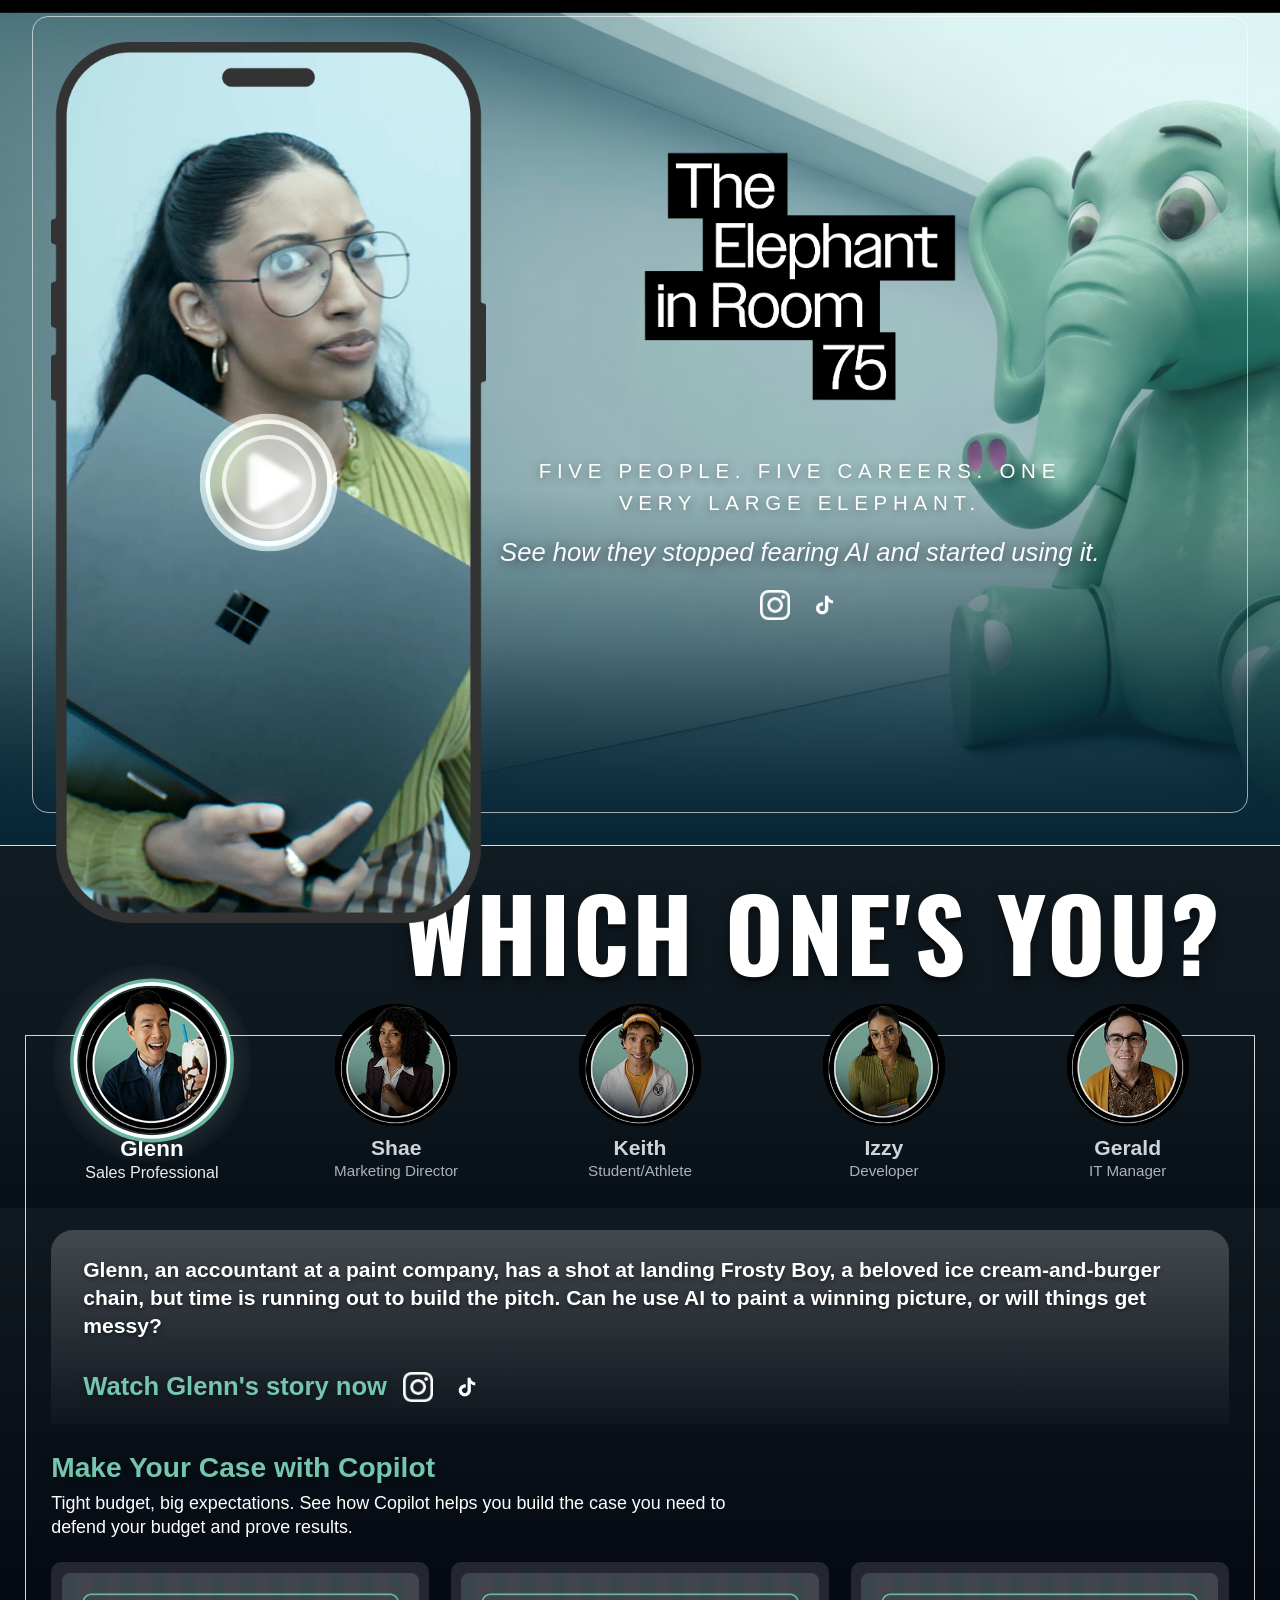
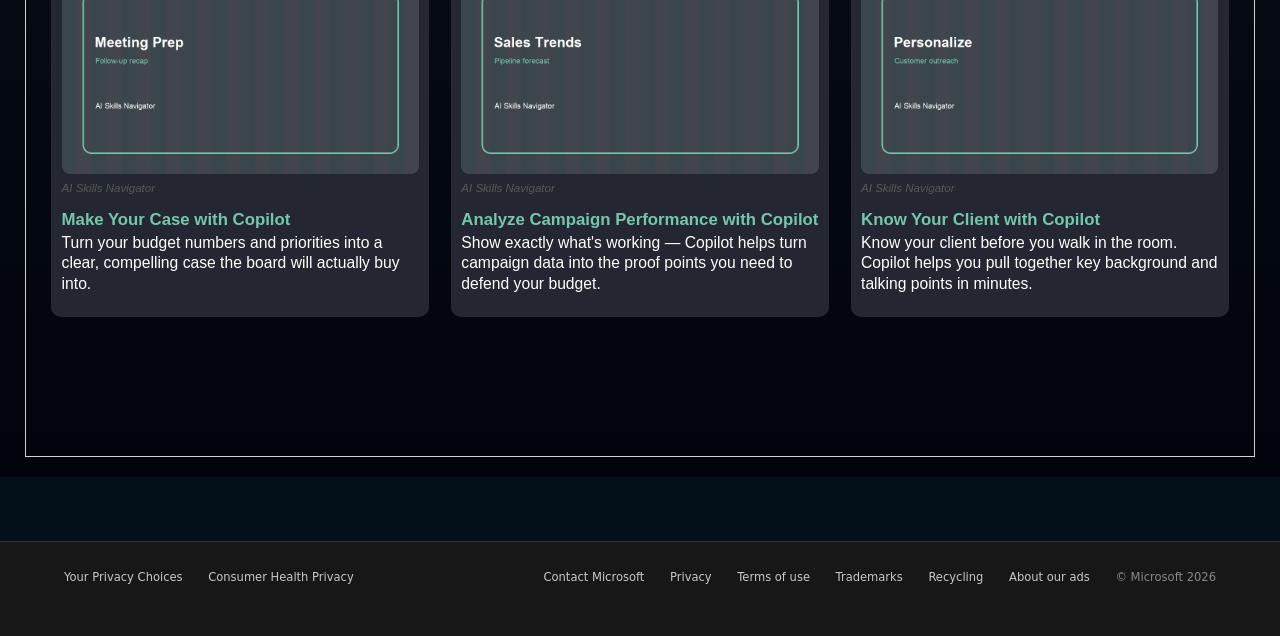
<file: index.html>
<!-- Copyright (c) Microsoft Corporation. Licensed under the MIT License. -->
<!DOCTYPE html>
<html lang="en">
<head>
	<meta charset="UTF-8" />
	<link rel="icon" type="image/png" href="Images/eitr-favicon.png" />
	<meta name="viewport" content="width=device-width, initial-scale=1.0" />
  <meta name="description" content="Elephant In The Room — A Microsoft AI Skills Navigator series. Five people. Five careers. One very large elephant." />
  <meta property="og:title" content="Elephant In The Room | AI Skills Navigator" />
  <meta property="og:description" content="Elephant In The Room — A Microsoft AI Skills Navigator series. Five people. Five careers. One very large elephant." />
  <meta property="og:type" content="website" />
  <meta property="og:url" content="https://aiskillsnavigator.microsoft.com/eitr/" />
  <meta name="twitter:card" content="summary_large_image" />
  <meta name="twitter:site" content="@Microsoft" />
  <meta property="og:image" content="Images/v2-eitr-logo.png" />
  <meta name="twitter:image" content="Images/v2-eitr-logo.png" />
	<title>Elephant In The Room | AI Skills Navigator</title>

  <!-- Microsoft Clarity analytics -->
  <script type="text/javascript">
    (function(c,l,a,r,i,t,y){
      c[a]=c[a]||function(){(c[a].q=c[a].q||[]).push(arguments)};
      t=l.createElement(r);t.async=1;t.src="https://www.clarity.ms/tag/"+i;
      y=l.getElementsByTagName(r)[0];y.parentNode.insertBefore(t,y);
    })(window,document,"clarity","script","ttqwpbrhaw");
  </script>

  <!-- Microsoft WCP Cookie Consent -->
  <script src="https://wcpstatic.microsoft.com/mscc/lib/v2/wcp-consent.js"></script>
  <script>
    window.onload = function() {
      if (typeof WcpConsent !== 'undefined') {
        WcpConsent.init('en-US', 'cookie-banner', function(err, _siteConsent) {
          if (!err) { window.siteConsent = _siteConsent; }
        });
      }
    };
  </script>
	<script>
		(() => {
			const param = new URLSearchParams(window.location.search).get("scoutTheme");
			const theme =
				param || (window.matchMedia("(prefers-color-scheme: dark)").matches ? "dark" : "light");
			document.documentElement.setAttribute("data-theme", theme);
		})();
	</script>
	<link rel="stylesheet" href="styles.css" />
</head>
<body>
  <div id="cookie-banner"></div>
  <a class="skip-nav" href="#main-content" tabindex="0" style="position:absolute;width:1px;height:1px;padding:0;margin:-1px;overflow:hidden;clip:rect(0,0,0,0);white-space:nowrap;border:0;">Skip to main content</a>

<main id="main-content" class="page-shell">
		<section class="hero">
			<div class="hero-browser-layer" aria-hidden="true"></div>
			<div class="hero-pane-strip" aria-hidden="true"></div>
			<div class="phone-stage">
				<div class="phone" aria-label="Video preview in phone frame">
					<img class="phone-art" src="Images/v3-phone-isolated.png" alt="" aria-hidden="true" />
					<div class="notch"></div>
					<div class="person-placeholder">Video hero placeholder</div>
					<div class="play-btn" role="button" aria-label="Play video"></div>
				</div>
			</div>

			<div class="hero-copy">
				<p class="kicker">Let's talk about the</p>
				<h1 class="display"><img class="display-logo" src="Images/v2-eitr-logo.png" alt="Elephant In The Room" /></h1>
				<p class="tagline">Five People. Five Careers. One Very Large Elephant.</p>
				<p class="subline">See how they stopped fearing AI and started using it.</p>
				<div class="socials" aria-label="Social media links">
					<a class="social-dot" href="#" aria-label="Instagram">
						<img src="Images/v2-icon-instagram.png" alt="" />
					</a>
					<a class="social-dot" href="#" aria-label="TikTok">
						<img src="Images/v2-icon-tiktok.png" alt="" />
					</a>
				</div>
			</div>
		</section>

		<div class="lower-frame">
			<section class="characters">
				<h2 class="section-title">Which One's You?</h2>
				<div class="character-row">
					<button class="character" data-persona="glenn" type="button" aria-pressed="false">
						<span class="avatar"><img class="avatar-photo" src="Images/v2-persona-glenn.png" alt="Glenn profile photo" /></span>
						<span class="character-name">Glenn</span>
						<span class="character-role">Sales Professional</span>
					</button>
					<button class="character" data-persona="shae" type="button" aria-pressed="false">
						<span class="avatar"><img class="avatar-photo" src="Images/v2-persona-shae.png" alt="Shae profile photo" /></span>
						<span class="character-name">Shae</span>
						<span class="character-role">Marketing Director</span>
					</button>
					<button class="character" data-persona="keith" type="button" aria-pressed="false">
						<span class="avatar"><img class="avatar-photo" src="Images/v2-persona-keith.png" alt="Keith profile photo" /></span>
						<span class="character-name">Keith</span>
						<span class="character-role">Student/Athlete</span>
					</button>
					<button class="character" data-persona="izzy" type="button" aria-pressed="false">
						<span class="avatar"><img class="avatar-photo" src="Images/v2-persona-izzy.png" alt="Izzy profile photo" /></span>
						<span class="character-name">Izzy</span>
						<span class="character-role">Developer</span>
					</button>
					<button class="character" data-persona="gerald" type="button" aria-pressed="false">
						<span class="avatar"><img class="avatar-photo" src="Images/v2-persona-gerald.png" alt="Gerald profile photo" /></span>
						<span class="character-name">Gerald</span>
						<span class="character-role">IT Manager</span>
					</button>
				</div>
			</section>

			<section class="content" id="content-panel" hidden>
				<article class="story-panel" id="story-panel">
					<span class="story-eyebrow">Meet Glenn</span>
					<h2>Can he use AI to paint a winning picture?</h2>
					<p>Glenn, an accountant at a paint company, has a shot at landing Frosty Boy, a beloved ice cream-and-burger chain, but time is running out to build the pitch. Can he use AI to paint a winning picture, or will things get messy?</p>
					<div class="story-actions">
						<a href="all-episodes.html#glenn" class="story-link">Watch Glenn's story now</a>
						<a class="inline-social" href="#" aria-label="Instagram"><img src="Images/v2-icon-instagram.png" alt="" /></a>
						<a class="inline-social" href="#" aria-label="TikTok"><img src="Images/v2-icon-tiktok.png" alt="" /></a>
					</div>
				</article>
				<div class="playlist-header">
					<h2 class="recommend">Start your AI skilling journey on AI Skills Navigator</h2>
					<p class="recommend-subline"></p>
				</div>
				<div id="paths-root" aria-live="polite" aria-atomic="true"></div>
			</section>
		</div>
	</main>
	<script>
		(() => {
			const personas = {
				gerald: {
					story: {
						eyebrow: "Meet Gerald",
						heading: "Can he embrace AI without opening a new can of worms?",
						body: "Gerald is an IT manager who helped build TinDin into a fast-growing tinned-fish business, but he worries expansion and AI could cost it the human touch. Can he embrace AI without opening a new can of worms, or sardines?",
						watchLabel: "Watch Gerald's story now"
					},
					sectionTitle: "Work less. Azure more.",
					sectionSubtitle: "Need help managing Azure spend? Use Copilot and agents to spend less time managing Azure and get Azure to manage itself",
					paths: [
						{ title: "Managing Costs in Azure", description: "A few basic things to know before you use AI tools.", href: "https://aiskillsnavigator.microsoft.com/playlists/precreated/precreatedplaylist-0ef615fbd653fc0871395be14d9a111876b52ea174528f123cb557f4db8e7ca0", thumbnail: "Images/thumb-it-costs.png", imageAsset: "Thumbnail selected from folder" },
						{ title: "Copilot in your cost management toolbox", description: "Gerald demonstrated how Copilot helped him discover efficiencies. Review some additional and more in depth examples", href: "https://aiskillsnavigator.microsoft.com/playlists/precreated/precreatedplaylist-d5eaee65690b635da60defd7aa78b239586bb72dbe0be20b7545ac05dbb46e10", thumbnail: "Images/thumb-it-toolbox.png", imageAsset: "Thumbnail selected from folder" },
						{ title: "Investigate agents for operations", description: "Azure Copilot and GitHub Copilot aren't your only available tools. Whether you're planning, deploying, validating, or managing, agentic tools can add to your capabilities.", href: "https://aiskillsnavigator.microsoft.com/playlists/precreated/precreatedplaylist-bd617e6a478bdedefc9c211a995323be7718f1d8973f0cdfca260f39b5514582", thumbnail: "Images/thumb-it-agents.png", imageAsset: "Thumbnail selected from folder" }
					]
				},
				shae: {
					story: {
						eyebrow: "Meet Shae",
						heading: "Can AI strengthen her big idea without taking away what makes it hers?",
						body: "Shae, a marketing director at a cosmetics brand owned by a tween vlogger, must launch a new product while defending a shrinking marketing budget. Can AI strengthen her big idea without taking away what makes it hers?",
						watchLabel: "Watch Shae's story now"
					},
					sectionTitle: "Pitch Smarter. Close Faster.",
					sectionSubtitle: "Big meeting, not enough time? Use Copilot to organize your numbers, build a pitch that lands, and walk in ready.",
					paths: [
						{ title: "Copilot in Excel for Sales Prep", description: "Beginner-friendly Excel foundations with light Copilot guidance to clean data, build tables/lookups, and summarize sales quickly.", href: "https://aiskillsnavigator.microsoft.com/playlists/efa975b4-f9f5-4aac-b190-23d4dd3eeb30?conversationId=sp-conv-ea87ba4f-0aed-4a1a-af54-86db4d1ecdd0", thumbnail: "Images/thumb-marketing-scale.png", imageAsset: "Thumbnail selected from folder" },
						{ title: "Build a Winning Pitch Deck with Copilot", description: "Turn scattered ideas into a polished, persuasive deck — less time formatting, more time selling.", href: "https://aiskillsnavigator.microsoft.com/playlists/5f9c6c39-484c-4993-8144-03d9d2d5dd35?conversationId=sp-conv-8bf40d66-6519-4219-ae33-74e28497da43", thumbnail: "Images/thumb-marketing-copy.png", imageAsset: "Thumbnail selected from folder" },
						{ title: "Launch Faster with Copilot", description: "Launching on a tight timeline? See how Copilot speeds up the move from concept to campaign-ready content.", href: "https://aiskillsnavigator.microsoft.com/playlists/caeb6afa-cfd0-475f-a04d-0e0d48f9face?conversationId=sp-conv-fb88701d-c8b5-45c6-bcc3-3f2d0413d6e5", thumbnail: "Images/thumb-marketing-scale.png", imageAsset: "Thumbnail selected from folder" }
					]
				},
				keith: {
					story: {
						eyebrow: "Meet Keith",
						heading: "Can AI help him create a new game plan?",
						body: "Keith is a college student who has two months to declare a major and find a future beyond tennis. Can AI help him create a new game plan and find a career that will still be there when he graduates?",
						watchLabel: "Watch Keith's story now"
					},
					sectionTitle: "Skills for Your Next Big Move",
					sectionSubtitle: "Learn practical skills for school, work, and everything in between.",
					paths: [
						{ title: "Starting with AI the Basics", description: "From applying to interviewing to the offer.", href: "https://aiskillsnavigator.microsoft.com/playlists/precreated/precreatedplaylist-7256d1f6e562537b830906cd28454732a31c2f4a45c4eca8f0b16bf8d51701ff", thumbnail: "Images/thumb-student-basics.png", imageAsset: "Thumbnail selected from folder" },
						{ title: "Starting Your Job Search", description: "From applying to interviewing to the offer.", href: "https://aiskillsnavigator.microsoft.com/playlists/precreated/precreatedplaylist-b673c2f2b566efcdea40753130645b0c2b9de64c810a065e49078caf44daeed7", thumbnail: "Images/thumb-student-job-search.png", imageAsset: "Thumbnail selected from folder" }
					]
				},
				izzy: {
					story: {
						eyebrow: "Meet Izzy",
						heading: "Can AI help her catch up?",
						body: "Izzy is a Developer at a real estate platform leading a high-pressure app integration as AI-generated code and pull requests flood her queue. Can AI help her catch up, or is she already too far behind the curve?",
						watchLabel: "Watch Izzy's story now"
					},
					sectionTitle: "Accelerate development with GitHub AI",
					sectionSubtitle: "Learn to use GitHub Copilot and agentic AI tools to write, review, and deliver software faster while maintaining quality and control.",
					paths: [
						{ title: "Accelerate Code Reviews with GitHub Copilot", description: "Learn how to use GitHub Copilot to streamline pull request reviews, identify bugs earlier, and improve code quality.", href: "https://aiskillsnavigator.microsoft.com/playlists/precreated/precreatedplaylist-1d5028bfdabc12dedcc0e9935fca5f0b1935e2b7222e89c22d5cedd2cbd52aa9", thumbnail: "Images/thumb-dev-code-reviews.png", imageAsset: "https://aiskillsnavigator.microsoft.com/player?playlistId=7eceda23-7def-4e8e-b5a2-a57bb9a2212f&catalogId=video-95b11cc074e8761d71ad740b9a97a4be76c4be876259df33adecdd4d90673e2d" },
						{ title: "Use AI-assisted coding with GitHub Copilot", description: "Use GitHub Copilot to write, review, and understand code faster. Learn the basics, apply it to real tasks, and improve code quality.", href: "https://aiskillsnavigator.microsoft.com/playlists/precreated/precreatedplaylist-203a497597c0f9a90f9c39aed6d16817763da05eb82173161461fe67a372d80a", thumbnail: "Images/thumb-dev-ai-coding.png", imageAsset: "https://aiskillsnavigator.microsoft.com/player?playlistId=8c6a7a23-eea8-443d-8a1c-546af6bff376&catalogId=video-f9ff5275e9c50b00648bded2430d1c4660152a4382e8eb8d12031c0d8b6e5b27" },
						{ title: "Develop agentic AI systems with GitHub", description: "Learn how GitHub is evolving the SDLC with agentic systems and AI agents that automate workflows within human-defined guardrails.", href: "https://aiskillsnavigator.microsoft.com/playlists/precreated/precreatedplaylist-c6b94c46f109a3eba698fbd71a1620a5f5e90085e75a9a48ab2033dd13ebaed6", thumbnail: "https://i.ytimg.com/vi/XisVQoz5grw/hqdefault.jpg", imageAsset: "https://www.youtube.com/watch?v=XisVQoz5grw" }
					]
				},
				glenn: {
					story: {
						eyebrow: "Meet Glenn",
						heading: "Can he use AI to paint a winning picture?",
						body: "Glenn, an accountant at a paint company, has a shot at landing Frosty Boy, a beloved ice cream-and-burger chain, but time is running out to build the pitch. Can he use AI to paint a winning picture, or will things get messy?",
						watchLabel: "Watch Glenn's story now"
					},
					sectionTitle: "Make Your Case with Copilot",
					sectionSubtitle: "Tight budget, big expectations. See how Copilot helps you build the case you need to defend your budget and prove results.",
					paths: [
						{ title: "Make Your Case with Copilot", description: "Turn your budget numbers and priorities into a clear, compelling case the board will actually buy into.", href: "https://aiskillsnavigator.microsoft.com/playlists/da1a49d6-a08a-46cc-a674-1a7f407792e3?conversationId=sp-conv-11a449a8-6ebb-48a7-a583-39a22f108c03", thumbnail: "Images/thumb-sales-productivity.png", imageAsset: "Thumbnail selected from folder" },
						{ title: "Analyze Campaign Performance with Copilot", description: "Show exactly what's working — Copilot helps turn campaign data into the proof points you need to defend your budget.", href: "https://aiskillsnavigator.microsoft.com/playlists/ba653a65-3cac-4df4-b503-cc6a4ce90d8f?conversationId=sp-conv-e3a1924c-5fe1-4d2b-a822-ad99c48bba65", thumbnail: "Images/thumb-sales-forecast.png", imageAsset: "Thumbnail selected from folder" },
						{ title: "Know Your Client with Copilot", description: "Know your client before you walk in the room. Copilot helps you pull together key background and talking points in minutes.", href: "https://aiskillsnavigator.microsoft.com/playlists/9cc4adc8-577e-4ba8-88a5-e550a182f383?conversationId=sp-conv-e4c81732-b355-457b-9366-99ee10dcd42a", thumbnail: "Images/thumb-sales-personalize.png", imageAsset: "Thumbnail selected from folder" }
					]
				}
			};

			const personaCards = Array.from(document.querySelectorAll(".character[data-persona]"));
			const contentPanel = document.getElementById("content-panel");
			const storyPanel = document.getElementById("story-panel");
			const playlistTitle = document.querySelector(".recommend");
			const playlistSubtitle = document.querySelector(".recommend-subline");
			const pathsRoot = document.getElementById("paths-root");

			if (!personaCards.length || !contentPanel || !storyPanel || !playlistTitle || !playlistSubtitle || !pathsRoot) {
				return;
			}

			function renderCards(cards, container) {
				cards.forEach((item) => {
					const card = document.createElement(item.href ? "a" : "article");
					card.className = "card";
					if (item.href) {
						card.href = item.href;
						card.target = "_blank";
						card.rel = "noopener noreferrer";
						card.setAttribute("aria-label", `${item.title} on AI Skills Navigator`);
					}

					const thumb = document.createElement("div");
					thumb.className = "thumb";
					if (item.thumbnail) {
						const image = document.createElement("img");
						image.src = item.thumbnail;
						image.alt = "";
						image.loading = "lazy";
						thumb.appendChild(image);
					}
					card.appendChild(thumb);

					const meta = document.createElement("em");
					meta.textContent = item.meta;
					card.appendChild(meta);

					const title = document.createElement("h4");
					title.className = "card-title";
					title.textContent = item.title;
					card.appendChild(title);

					const desc = document.createElement("p");
					desc.className = "card-desc";
					desc.textContent = item.description;
					card.appendChild(desc);

					container.appendChild(card);
				});
			}

			function renderPaths(paths) {
				pathsRoot.textContent = "";
				const grid = document.createElement("div");
				grid.className = "card-grid";
				paths.slice(0, 3).forEach((pathItem) => {
					const card = document.createElement(pathItem.href ? "a" : "article");
					card.className = "card";
					if (pathItem.href) {
						card.href = pathItem.href;
						card.target = "_blank";
						card.rel = "noopener noreferrer";
					}

					const thumb = document.createElement("div");
					thumb.className = "thumb";
					if (pathItem.thumbnail) {
						const image = document.createElement("img");
						image.src = pathItem.thumbnail;
						image.alt = "";
						image.loading = "lazy";
						thumb.appendChild(image);
					}
					card.appendChild(thumb);

					const meta = document.createElement("em");
					meta.textContent = pathItem.href && pathItem.href.includes("youtu") ? "YouTube Video" : "AI Skills Navigator";
					card.appendChild(meta);

					const title = document.createElement("h4");
					title.className = "card-title";
					title.textContent = pathItem.title;
					card.appendChild(title);

					const desc = document.createElement("p");
					desc.className = "card-desc";
					desc.textContent = pathItem.description;
					card.appendChild(desc);

					grid.appendChild(card);
				});
				pathsRoot.appendChild(grid);
			}

			function setActivePersona(personaId) {
				const data = personas[personaId];
				if (!data) {
					return;
				}

				contentPanel.hidden = false;
				personaCards.forEach((card) => {
					const isActive = card.dataset.persona === personaId;
					card.classList.toggle("active", isActive);
					card.classList.toggle("is-active", isActive);
					card.setAttribute("aria-pressed", isActive ? "true" : "false");
				});

				storyPanel.querySelector(".story-eyebrow").textContent = data.story.eyebrow;
				storyPanel.querySelector("h2").textContent = data.story.heading;
				storyPanel.querySelector("p").textContent = data.story.body;
				const storyLinks = storyPanel.querySelectorAll("a");
				storyLinks[0].textContent = data.story.watchLabel;
				storyLinks[0].href = `all-episodes.html#${personaId}`;
				playlistTitle.textContent = data.sectionTitle;
				playlistSubtitle.textContent = data.sectionSubtitle;
				renderPaths(data.paths);
			}

			personaCards.forEach((card) => {
				card.addEventListener("click", () => {
					setActivePersona(card.dataset.persona);
				});

				card.addEventListener("keydown", (event) => {
					if (event.key === "Enter" || event.key === " ") {
						event.preventDefault();
						setActivePersona(card.dataset.persona);
					}
				});
			});

			const requestedPersona = window.location.hash.replace("#", "");
			setActivePersona(personas[requestedPersona] ? requestedPersona : "glenn");
		})();
	</script>
  <footer class="ms-footer" role="contentinfo" aria-label="Microsoft footer">
    <nav style="display:flex;flex-direction:row;justify-content:space-between;align-items:center;flex-wrap:wrap;gap:0.5rem;font-size:0.72rem;font-family:'Segoe UI',system-ui,sans-serif;">
      <div style="display:flex;align-items:center;gap:1.6rem;flex-wrap:wrap;">
        <a href="https://privacy.microsoft.com/en-us/privacystatement" target="_blank" rel="noopener" style="color:#c8c8c8;text-decoration:none;white-space:nowrap;">Your Privacy Choices</a>
        <a href="https://go.microsoft.com/fwlink/?LinkId=521839" target="_blank" rel="noopener" style="color:#c8c8c8;text-decoration:none;white-space:nowrap;">Consumer Health Privacy</a>
      </div>
      <div style="display:flex;align-items:center;gap:1.6rem;flex-wrap:wrap;">
        <a href="https://support.microsoft.com/contactus" target="_blank" rel="noopener" style="color:#c8c8c8;text-decoration:none;white-space:nowrap;">Contact Microsoft</a>
        <a href="https://privacy.microsoft.com/en-us/privacystatement" target="_blank" rel="noopener" style="color:#c8c8c8;text-decoration:none;white-space:nowrap;">Privacy</a>
        <a href="https://go.microsoft.com/fwlink/?LinkID=206977" target="_blank" rel="noopener" style="color:#c8c8c8;text-decoration:none;white-space:nowrap;">Terms of use</a>
        <a href="https://www.microsoft.com/trademarks" target="_blank" rel="noopener" style="color:#c8c8c8;text-decoration:none;white-space:nowrap;">Trademarks</a>
        <a href="https://www.microsoft.com/en-us/legal/compliance/recycling" target="_blank" rel="noopener" style="color:#c8c8c8;text-decoration:none;white-space:nowrap;">Recycling</a>
        <a href="https://go.microsoft.com/fwlink/?LinkId=248395" target="_blank" rel="noopener" style="color:#c8c8c8;text-decoration:none;white-space:nowrap;">About our ads</a>
        <span style="color:#888;white-space:nowrap;">&copy; Microsoft <script>document.write(new Date().getFullYear())</script></span>
      </div>
    </nav>
  </footer>
</body>
</html>
</file>
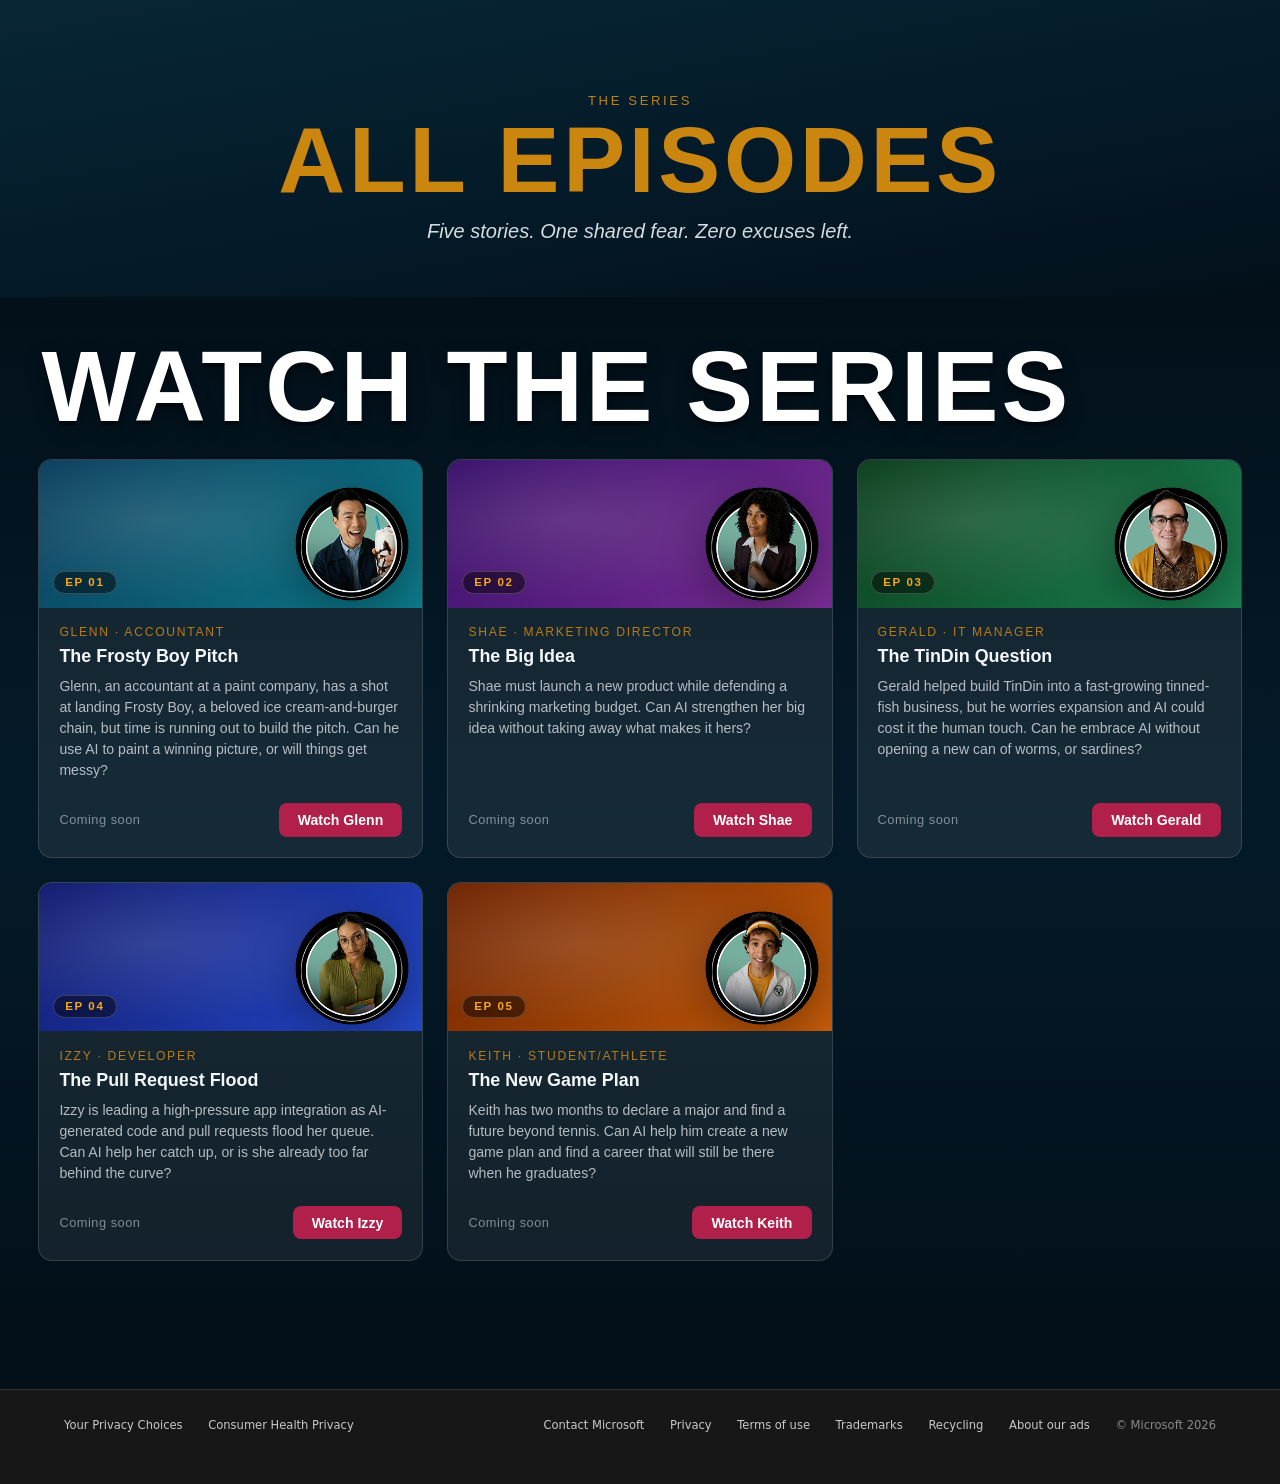
<file: all-episodes.html>
<!-- Copyright (c) Microsoft Corporation. Licensed under the MIT License. -->
<!DOCTYPE html>
<html lang="en">
<head>
	<meta charset="UTF-8" />
	<link rel="icon" type="image/png" href="Images/eitr-favicon.png" />
	<meta name="viewport" content="width=device-width, initial-scale=1.0" />
  <meta name="description" content="Watch all five episodes of Elephant In The Room — the AI Skills Navigator series about real people overcoming AI fear at work." />
  <meta property="og:title" content="All Episodes | Elephant In The Room | AI Skills Navigator" />
  <meta property="og:description" content="Watch all five episodes of Elephant In The Room — the AI Skills Navigator series about real people overcoming AI fear at work." />
  <meta property="og:type" content="website" />
  <meta property="og:url" content="https://aiskillsnavigator.microsoft.com/eitr/" />
  <meta name="twitter:card" content="summary_large_image" />
  <meta name="twitter:site" content="@Microsoft" />
  <meta property="og:image" content="Images/v2-eitr-logo.png" />
  <meta name="twitter:image" content="Images/v2-eitr-logo.png" />
	<title>All Episodes | Elephant In The Room | AI Skills Navigator</title>

  <!-- Microsoft Clarity analytics -->
  <script type="text/javascript">
    (function(c,l,a,r,i,t,y){
      c[a]=c[a]||function(){(c[a].q=c[a].q||[]).push(arguments)};
      t=l.createElement(r);t.async=1;t.src="https://www.clarity.ms/tag/"+i;
      y=l.getElementsByTagName(r)[0];y.parentNode.insertBefore(t,y);
    })(window,document,"clarity","script","ttqwpbrhaw");
  </script>

  <!-- Microsoft WCP Cookie Consent -->
  <script src="https://wcpstatic.microsoft.com/mscc/lib/v2/wcp-consent.js"></script>
  <script>
    window.onload = function() {
      if (typeof WcpConsent !== 'undefined') {
        WcpConsent.init('en-US', 'cookie-banner', function(err, _siteConsent) {
          if (!err) { window.siteConsent = _siteConsent; }
        });
      }
    };
  </script>
	<script>
		(() => {
			const param = new URLSearchParams(window.location.search).get("scoutTheme");
			const theme = param || (window.matchMedia("(prefers-color-scheme: dark)").matches ? "dark" : "light");
			document.documentElement.setAttribute("data-theme", theme);
		})();
	</script>
	<link rel="stylesheet" href="styles.css" />
	<style>
		/* ── Active nav indicator ── */
		.nav-links a[aria-current="page"] {
			color: color-mix(in srgb, var(--cp-warning) 90%, var(--cp-text) 10%);
			text-decoration: underline;
			text-underline-offset: 3px;
		}

/* nav colors handled by styles.css */

		/* ── Home pill ── */
		.home-link {
			display: inline-flex;
			align-items: center;
			justify-content: center;
			padding: 0 0.55rem;
			height: 28px;
			border-radius: 6px;
			border: 1px solid rgba(255,255,255,0.22);
			background: rgba(255,255,255,0.08);
			color: rgba(242,247,251,0.82);
			font-size: 0.62rem;
			font-weight: 700;
			letter-spacing: 0.06em;
			text-transform: uppercase;
			text-decoration: none;
			transition: background 150ms;
		}
		.home-link:hover { background: rgba(255,255,255,0.16); }

		/* ── CTA button ── */
		.cta-btn {
			display: inline-block;
			padding: 0.55rem 1.2rem;
			background: var(--cp-accent);
			color: #fff;
			border-radius: 8px;
			font-size: 0.88rem;
			font-weight: 600;
			text-decoration: none;
			transition: background 180ms;
			white-space: nowrap;
		}
		.cta-btn:hover { background: var(--cp-accent-hover); }

		/* ── Page hero ── */
		.page-hero {
			background: linear-gradient(170deg, var(--cp-ocean-soft) 0%, var(--cp-ocean-mid) 55%, var(--cp-ocean-deep) 100%);
			padding: 5.8rem 2.4rem 3.4rem;
			text-align: center;
		}
		.hero-kicker {
			font-size: 0.82rem;
			letter-spacing: 0.2em;
			text-transform: uppercase;
			color: color-mix(in srgb, var(--cp-warning) 78%, transparent 22%);
			margin: 0 0 0.65rem;
		}
		.page-heading {
			font-family: Impact, Haettenschweiler, "Arial Narrow Bold", sans-serif;
			font-size: clamp(3rem, 8vw, 5.8rem);
			color: color-mix(in srgb, var(--cp-warning) 80%, var(--cp-text) 20%);
			text-transform: uppercase;
			letter-spacing: 0.04em;
			margin: 0 0 1rem;
			line-height: 0.92;
		}
		.hero-subline {
			font-size: 1.25rem;
			font-style: italic;
			color: var(--cp-ocean-text);
			margin: 0;
			opacity: 0.88;
		}

		/* ── Episodes section ── */
		.episodes-section {
			background: linear-gradient(180deg, var(--cp-ocean-deep) 0%, var(--cp-ocean-mid) 50%, var(--cp-ocean-deep) 100%);
			padding: 2.8rem 2.4rem 4rem;
		}
		.episodes-section .section-title {
			text-align: left;
			padding-left: 0.2rem;
			padding-right: 0;
			margin-bottom: 1.8rem;
		}
		.episodes-grid {
			display: grid;
			grid-template-columns: repeat(auto-fill, minmax(300px, 1fr));
			gap: 1.5rem;
		}

		/* ── Episode card ── */
		.ep-card {
			background: rgba(255,255,255,0.07);
			border: 1px solid rgba(255,255,255,0.14);
			border-radius: 14px;
			overflow: hidden;
			display: flex;
			flex-direction: column;
			transition: transform 200ms, box-shadow 200ms;
		}
		.ep-card:hover {
			transform: translateY(-3px);
			box-shadow: 0 12px 32px rgba(0,0,0,0.35);
		}
		.ep-thumb {
			height: 148px;
			position: relative;
			display: flex;
			align-items: flex-end;
			padding: 0.85rem;
			overflow: hidden;
		}
		.ep-thumb-ep1 { background: linear-gradient(135deg, #0a3d5c 0%, #0d7a8a 100%); }
		.ep-thumb-ep2 { background: linear-gradient(135deg, #38106a 0%, #7a2d94 100%); }
		.ep-thumb-ep3 { background: linear-gradient(135deg, #0b3d1c 0%, #1a8050 100%); }
		.ep-thumb-ep4 { background: linear-gradient(135deg, #101a6e 0%, #2448c8 100%); }
		.ep-thumb-ep5 { background: linear-gradient(135deg, #6e2200 0%, #c45c0a 100%); }

		/* subtle texture overlay */
		.ep-thumb::before {
			content: "";
			position: absolute;
			inset: 0;
			background: radial-gradient(ellipse at 30% 40%, rgba(255,255,255,0.12) 0%, transparent 65%);
			pointer-events: none;
		}
		.ep-thumb img {
			position: absolute;
			right: 0.75rem;
			bottom: 0.35rem;
			width: 116px;
			height: 116px;
			object-fit: contain;
			z-index: 1;
			filter: drop-shadow(0 10px 22px rgba(0,0,0,0.32));
		}
		.ep-badge {
			position: relative;
			z-index: 1;
			display: inline-block;
			padding: 0.28rem 0.7rem;
			background: rgba(0,0,0,0.48);
			color: color-mix(in srgb, var(--cp-warning) 92%, white 8%);
			border-radius: 999px;
			font-size: 0.72rem;
			font-weight: 700;
			letter-spacing: 0.14em;
			backdrop-filter: blur(4px);
			border: 1px solid rgba(255,255,255,0.18);
		}
		.ep-body {
			padding: 1.1rem 1.25rem 1.3rem;
			flex: 1;
			display: flex;
			flex-direction: column;
			gap: 0.35rem;
		}
		.ep-character {
			font-size: 0.76rem;
			letter-spacing: 0.14em;
			text-transform: uppercase;
			color: color-mix(in srgb, var(--cp-warning) 72%, transparent 28%);
			margin: 0;
		}
		.ep-title {
			font-size: 1.12rem;
			font-weight: 700;
			color: var(--cp-ocean-text);
			margin: 0;
			line-height: 1.25;
		}
		.ep-desc {
			font-size: 0.88rem;
			color: color-mix(in srgb, var(--cp-ocean-text) 72%, transparent 28%);
			line-height: 1.5;
			margin: 0.2rem 0 0;
			flex: 1;
		}
		.ep-footer {
			display: flex;
			align-items: center;
			justify-content: space-between;
			margin-top: 1rem;
			gap: 0.6rem;
		}
		.ep-duration {
			font-size: 0.8rem;
			color: color-mix(in srgb, var(--cp-ocean-text) 50%, transparent 50%);
			letter-spacing: 0.04em;
		}

		@media (max-width: 640px) {
			.episodes-grid { grid-template-columns: 1fr; }
			.page-hero { padding: 5rem 1.2rem 2.4rem; }
			.episodes-section { padding: 2rem 1.2rem 2.8rem; }
		}
	</style>
</head>
<body>
  <div id="cookie-banner"></div>
  <a class="skip-nav" href="#main-content" tabindex="0" style="position:absolute;width:1px;height:1px;padding:0;margin:-1px;overflow:hidden;clip:rect(0,0,0,0);white-space:nowrap;border:0;">Skip to main content</a>

<main id="main-content" class="page-shell">
		<header class="top-nav">
			<div class="menu-left">
				<a href="index.html" class="home-link" aria-label="Home – Elephant In The Room">Home</a>
				<button class="nav-hamburger" aria-label="Open menu" aria-expanded="false" aria-controls="main-nav" onclick="var n=document.getElementById('main-nav');var open=n.classList.toggle('open');this.setAttribute('aria-expanded',open);"><span></span><span></span><span></span></button>
			</div>
			<nav class="nav-links" id="main-nav" aria-label="Main navigation">
				<a href="all-episodes.html" aria-current="page">All Episodes</a>
				<a href="who-is-the-elephant.html">Who Is the Elephant</a>
				<a href="meet-the-characters.html">Meet the Characters</a>
				<a href="learn-more.html">Learn More</a>
				<a href="microskilling.html">Microskilling</a>
			</nav>
			<div class="menu-right">
				<button class="arrow-btn" type="button" aria-label="Previous" onclick="location.href='index.html'">&lt;</button>
				<button class="arrow-btn" type="button" aria-label="Next" onclick="location.href='who-is-the-elephant.html'">&gt;</button>
			</div>
		</header>

		<section class="page-hero">
			<p class="hero-kicker">The Series</p>
			<h1 class="page-heading">All Episodes</h1>
			<p class="hero-subline">Five stories. One shared fear. Zero excuses left.</p>
		</section>

		<section class="episodes-section">
			<h2 class="section-title">Watch the Series</h2>
			<div class="episodes-grid">

				<article class="ep-card" id="glenn">
					<div class="ep-thumb ep-thumb-ep1">
						<img src="Images/v2-persona-glenn.png" alt="" />
						<span class="ep-badge">EP 01</span>
					</div>
					<div class="ep-body">
						<p class="ep-character">Glenn &middot; Accountant</p>
						<h3 class="ep-title">The Frosty Boy Pitch</h3>
						<p class="ep-desc">Glenn, an accountant at a paint company, has a shot at landing Frosty Boy, a beloved ice cream-and-burger chain, but time is running out to build the pitch. Can he use AI to paint a winning picture, or will things get messy?</p>
						<div class="ep-footer">
							<span class="ep-duration">Coming soon</span>
							<a href="meet-the-characters.html#glenn" class="cta-btn">Watch Glenn</a>
						</div>
					</div>
				</article>

				<article class="ep-card" id="shae">
					<div class="ep-thumb ep-thumb-ep2">
						<img src="Images/v2-persona-shae.png" alt="" />
						<span class="ep-badge">EP 02</span>
					</div>
					<div class="ep-body">
						<p class="ep-character">Shae &middot; Marketing Director</p>
						<h3 class="ep-title">The Big Idea</h3>
						<p class="ep-desc">Shae must launch a new product while defending a shrinking marketing budget. Can AI strengthen her big idea without taking away what makes it hers?</p>
						<div class="ep-footer">
							<span class="ep-duration">Coming soon</span>
							<a href="meet-the-characters.html#shae" class="cta-btn">Watch Shae</a>
						</div>
					</div>
				</article>

				<article class="ep-card" id="gerald">
					<div class="ep-thumb ep-thumb-ep3">
						<img src="Images/v2-persona-gerald.png" alt="" />
						<span class="ep-badge">EP 03</span>
					</div>
					<div class="ep-body">
						<p class="ep-character">Gerald &middot; IT Manager</p>
						<h3 class="ep-title">The TinDin Question</h3>
						<p class="ep-desc">Gerald helped build TinDin into a fast-growing tinned-fish business, but he worries expansion and AI could cost it the human touch. Can he embrace AI without opening a new can of worms, or sardines?</p>
						<div class="ep-footer">
							<span class="ep-duration">Coming soon</span>
							<a href="meet-the-characters.html#gerald" class="cta-btn">Watch Gerald</a>
						</div>
					</div>
				</article>

				<article class="ep-card" id="izzy">
					<div class="ep-thumb ep-thumb-ep4">
						<img src="Images/v2-persona-izzy.png" alt="" />
						<span class="ep-badge">EP 04</span>
					</div>
					<div class="ep-body">
						<p class="ep-character">Izzy &middot; Developer</p>
						<h3 class="ep-title">The Pull Request Flood</h3>
						<p class="ep-desc">Izzy is leading a high-pressure app integration as AI-generated code and pull requests flood her queue. Can AI help her catch up, or is she already too far behind the curve?</p>
						<div class="ep-footer">
							<span class="ep-duration">Coming soon</span>
							<a href="meet-the-characters.html#izzy" class="cta-btn">Watch Izzy</a>
						</div>
					</div>
				</article>

				<article class="ep-card" id="keith">
					<div class="ep-thumb ep-thumb-ep5">
						<img src="Images/v2-persona-keith.png" alt="" />
						<span class="ep-badge">EP 05</span>
					</div>
					<div class="ep-body">
						<p class="ep-character">Keith &middot; Student/Athlete</p>
						<h3 class="ep-title">The New Game Plan</h3>
						<p class="ep-desc">Keith has two months to declare a major and find a future beyond tennis. Can AI help him create a new game plan and find a career that will still be there when he graduates?</p>
						<div class="ep-footer">
							<span class="ep-duration">Coming soon</span>
							<a href="meet-the-characters.html#keith" class="cta-btn">Watch Keith</a>
						</div>
					</div>
				</article>

			</div>
		</section>
	</main>
  <footer class="ms-footer" role="contentinfo" aria-label="Microsoft footer">
    <nav style="display:flex;flex-direction:row;justify-content:space-between;align-items:center;flex-wrap:wrap;gap:0.5rem;font-size:0.72rem;font-family:'Segoe UI',system-ui,sans-serif;">
      <div style="display:flex;align-items:center;gap:1.6rem;flex-wrap:wrap;">
        <a href="https://privacy.microsoft.com/en-us/privacystatement" target="_blank" rel="noopener" style="color:#c8c8c8;text-decoration:none;white-space:nowrap;">Your Privacy Choices</a>
        <a href="https://go.microsoft.com/fwlink/?LinkId=521839" target="_blank" rel="noopener" style="color:#c8c8c8;text-decoration:none;white-space:nowrap;">Consumer Health Privacy</a>
      </div>
      <div style="display:flex;align-items:center;gap:1.6rem;flex-wrap:wrap;">
        <a href="https://support.microsoft.com/contactus" target="_blank" rel="noopener" style="color:#c8c8c8;text-decoration:none;white-space:nowrap;">Contact Microsoft</a>
        <a href="https://privacy.microsoft.com/en-us/privacystatement" target="_blank" rel="noopener" style="color:#c8c8c8;text-decoration:none;white-space:nowrap;">Privacy</a>
        <a href="https://go.microsoft.com/fwlink/?LinkID=206977" target="_blank" rel="noopener" style="color:#c8c8c8;text-decoration:none;white-space:nowrap;">Terms of use</a>
        <a href="https://www.microsoft.com/trademarks" target="_blank" rel="noopener" style="color:#c8c8c8;text-decoration:none;white-space:nowrap;">Trademarks</a>
        <a href="https://www.microsoft.com/en-us/legal/compliance/recycling" target="_blank" rel="noopener" style="color:#c8c8c8;text-decoration:none;white-space:nowrap;">Recycling</a>
        <a href="https://go.microsoft.com/fwlink/?LinkId=248395" target="_blank" rel="noopener" style="color:#c8c8c8;text-decoration:none;white-space:nowrap;">About our ads</a>
        <span style="color:#888;white-space:nowrap;">&copy; Microsoft <script>document.write(new Date().getFullYear())</script></span>
      </div>
    </nav>
  </footer>
</body>
</html>
</file>
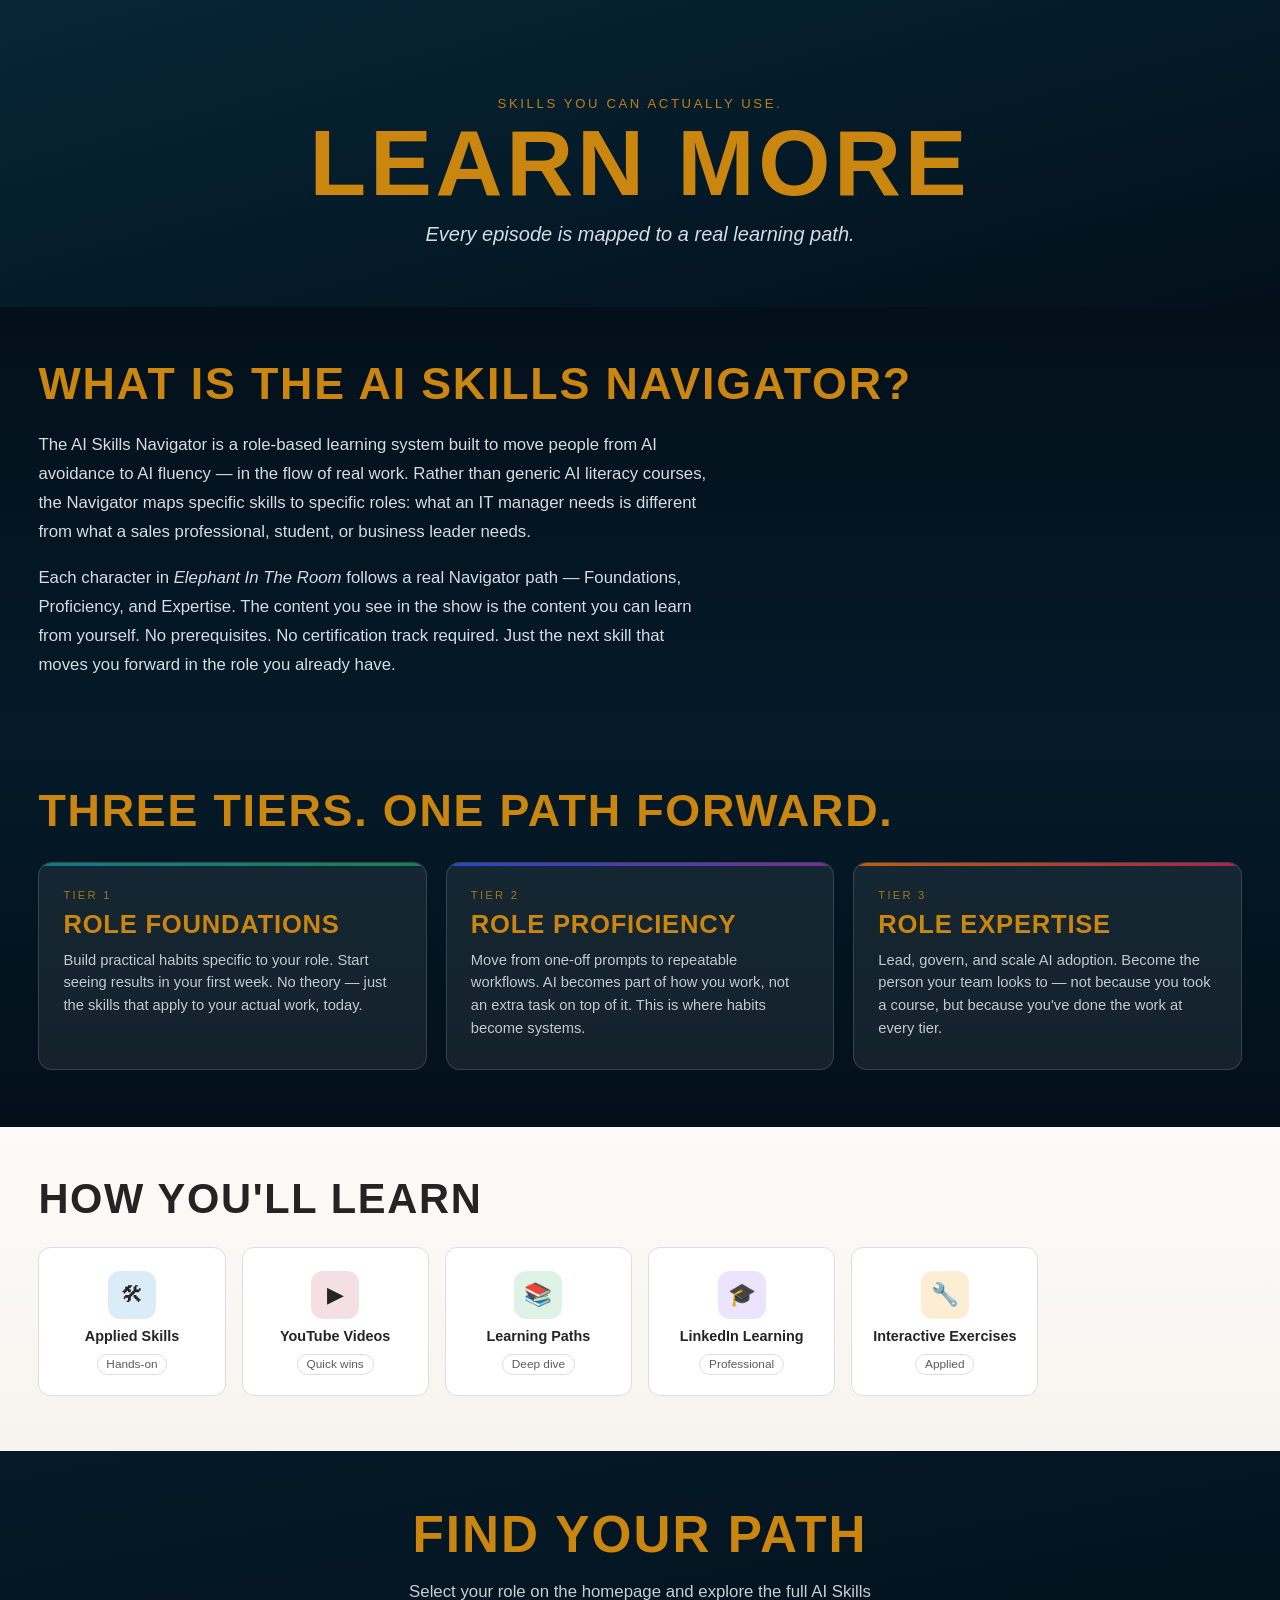
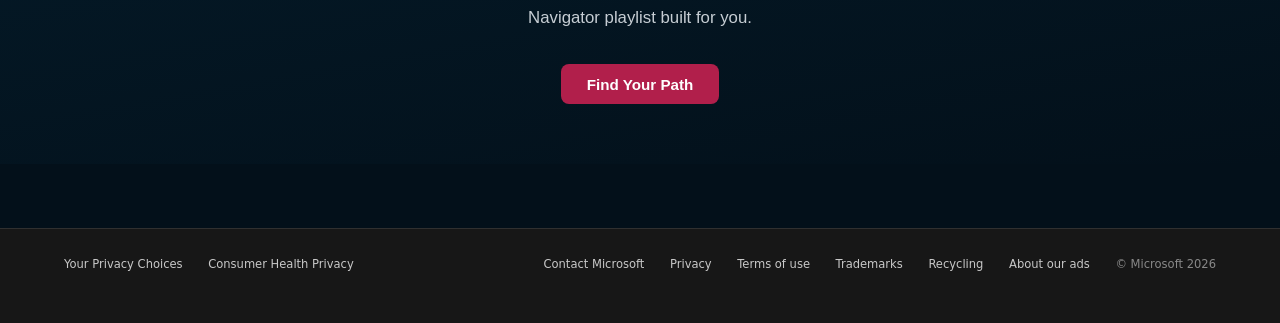
<file: learn-more.html>
<!-- Copyright (c) Microsoft Corporation. Licensed under the MIT License. -->
<!DOCTYPE html>
<html lang="en">
<head>
	<meta charset="UTF-8" />
	<link rel="icon" type="image/png" href="Images/eitr-favicon.png" />
	<meta name="viewport" content="width=device-width, initial-scale=1.0" />
  <meta name="description" content="Learn about the AI Skills Navigator — a role-based learning system that maps real skills to real roles." />
  <meta property="og:title" content="Learn More | Elephant In The Room | AI Skills Navigator" />
  <meta property="og:description" content="Learn about the AI Skills Navigator — a role-based learning system that maps real skills to real roles." />
  <meta property="og:type" content="website" />
  <meta property="og:url" content="https://aiskillsnavigator.microsoft.com/eitr/" />
  <meta name="twitter:card" content="summary_large_image" />
  <meta name="twitter:site" content="@Microsoft" />
  <meta property="og:image" content="Images/v2-eitr-logo.png" />
  <meta name="twitter:image" content="Images/v2-eitr-logo.png" />
	<title>Learn More | Elephant In The Room | AI Skills Navigator</title>

  <!-- Microsoft Clarity analytics -->
  <script type="text/javascript">
    (function(c,l,a,r,i,t,y){
      c[a]=c[a]||function(){(c[a].q=c[a].q||[]).push(arguments)};
      t=l.createElement(r);t.async=1;t.src="https://www.clarity.ms/tag/"+i;
      y=l.getElementsByTagName(r)[0];y.parentNode.insertBefore(t,y);
    })(window,document,"clarity","script","ttqwpbrhaw");
  </script>

  <!-- Microsoft WCP Cookie Consent -->
  <script src="https://wcpstatic.microsoft.com/mscc/lib/v2/wcp-consent.js"></script>
  <script>
    window.onload = function() {
      if (typeof WcpConsent !== 'undefined') {
        WcpConsent.init('en-US', 'cookie-banner', function(err, _siteConsent) {
          if (!err) { window.siteConsent = _siteConsent; }
        });
      }
    };
  </script>
	<script>
		(() => {
			const param = new URLSearchParams(window.location.search).get("scoutTheme");
			const theme = param || (window.matchMedia("(prefers-color-scheme: dark)").matches ? "dark" : "light");
			document.documentElement.setAttribute("data-theme", theme);
		})();
	</script>
	<link rel="stylesheet" href="styles.css" />
	<style>
		/* ── Active nav indicator ── */
		.nav-links a[aria-current="page"] {
			color: color-mix(in srgb, var(--cp-warning) 90%, var(--cp-text) 10%);
			text-decoration: underline;
			text-underline-offset: 3px;
		}

/* nav colors handled by styles.css */

		/* ── Home pill ── */
		.home-link {
			display: inline-flex;
			align-items: center;
			justify-content: center;
			padding: 0 0.55rem;
			height: 28px;
			border-radius: 6px;
			border: 1px solid rgba(255,255,255,0.22);
			background: rgba(255,255,255,0.08);
			color: rgba(242,247,251,0.82);
			font-size: 0.62rem;
			font-weight: 700;
			letter-spacing: 0.06em;
			text-transform: uppercase;
			text-decoration: none;
			transition: background 150ms;
		}
		.home-link:hover { background: rgba(255,255,255,0.16); }

		/* ── CTA button ── */
		.cta-btn {
			display: inline-block;
			padding: 0.7rem 1.6rem;
			background: var(--cp-accent);
			color: #fff;
			border-radius: 8px;
			font-size: 0.95rem;
			font-weight: 600;
			text-decoration: none;
			transition: background 180ms;
		}
		.cta-btn:hover { background: var(--cp-accent-hover); }

		/* ── Page hero ── */
		.page-hero {
			background: linear-gradient(165deg, var(--cp-ocean-soft) 0%, var(--cp-ocean-mid) 55%, var(--cp-ocean-deep) 100%);
			padding: 6rem 2.4rem 3.8rem;
			text-align: center;
		}
		.hero-kicker {
			font-size: 0.82rem;
			letter-spacing: 0.2em;
			text-transform: uppercase;
			color: color-mix(in srgb, var(--cp-warning) 78%, transparent 22%);
			margin: 0 0 0.65rem;
		}
		.page-heading {
			font-family: Impact, Haettenschweiler, "Arial Narrow Bold", sans-serif;
			font-size: clamp(3rem, 8vw, 5.8rem);
			color: color-mix(in srgb, var(--cp-warning) 80%, var(--cp-text) 20%);
			text-transform: uppercase;
			letter-spacing: 0.04em;
			margin: 0 0 1rem;
			line-height: 0.92;
		}
		.hero-subline {
			font-size: 1.25rem;
			font-style: italic;
			color: var(--cp-ocean-text);
			margin: 0;
			opacity: 0.88;
		}

		/* ── Navigator intro section ── */
		.ocean-section {
			background: linear-gradient(180deg, var(--cp-ocean-deep) 0%, var(--cp-ocean-mid) 100%);
			padding: 3.2rem 2.4rem 3.6rem;
		}
		.ocean-section h2 {
			font-family: Impact, Haettenschweiler, "Arial Narrow Bold", sans-serif;
			font-size: clamp(1.8rem, 4vw, 2.8rem);
			color: color-mix(in srgb, var(--cp-warning) 80%, var(--cp-text) 20%);
			text-transform: uppercase;
			letter-spacing: 0.04em;
			margin: 0 0 1.4rem;
		}
		.ocean-section p {
			color: color-mix(in srgb, var(--cp-ocean-text) 88%, transparent 12%);
			font-size: 1.05rem;
			line-height: 1.72;
			margin: 0 0 1.1rem;
			max-width: 72ch;
		}
		.ocean-section p:last-child { margin-bottom: 0; }

		/* ── Three Tiers section ── */
		.tiers-section {
			background: linear-gradient(180deg, var(--cp-ocean-mid) 0%, var(--cp-ocean-deep) 100%);
			padding: 3rem 2.4rem 3.6rem;
		}
		.tiers-section h2 {
			font-family: Impact, Haettenschweiler, "Arial Narrow Bold", sans-serif;
			font-size: clamp(1.8rem, 4vw, 2.8rem);
			color: color-mix(in srgb, var(--cp-warning) 80%, var(--cp-text) 20%);
			text-transform: uppercase;
			letter-spacing: 0.04em;
			margin: 0 0 1.6rem;
		}
		.tiers-grid {
			display: grid;
			grid-template-columns: repeat(3, 1fr);
			gap: 1.2rem;
		}
		.tier-card {
			background: rgba(255,255,255,0.07);
			border: 1px solid rgba(255,255,255,0.14);
			border-radius: 14px;
			padding: 1.6rem 1.5rem 1.8rem;
			display: flex;
			flex-direction: column;
			gap: 0.7rem;
			position: relative;
			overflow: hidden;
		}
		.tier-card::before {
			content: "";
			position: absolute;
			top: 0;
			left: 0;
			right: 0;
			height: 3px;
		}
		.tier-card:nth-child(1)::before { background: linear-gradient(90deg, #0e7a8a, #1a8050); }
		.tier-card:nth-child(2)::before { background: linear-gradient(90deg, #2448c8, #7a2d94); }
		.tier-card:nth-child(3)::before { background: linear-gradient(90deg, #c45c0a, var(--cp-accent)); }
		.tier-number {
			font-size: 0.7rem;
			letter-spacing: 0.2em;
			text-transform: uppercase;
			color: color-mix(in srgb, var(--cp-warning) 65%, transparent 35%);
		}
		.tier-title {
			font-family: Impact, Haettenschweiler, "Arial Narrow Bold", sans-serif;
			font-size: 1.6rem;
			color: color-mix(in srgb, var(--cp-warning) 80%, var(--cp-text) 20%);
			text-transform: uppercase;
			letter-spacing: 0.03em;
			margin: 0;
			line-height: 1;
		}
		.tier-desc {
			font-size: 0.92rem;
			color: color-mix(in srgb, var(--cp-ocean-text) 78%, transparent 22%);
			line-height: 1.55;
			margin: 0;
			flex: 1;
		}

		/* ── Formats section ── */
		.formats-section {
			background: linear-gradient(180deg, var(--cp-bg-elevated) 0%, var(--cp-bg) 100%);
			padding: 3rem 2.4rem 3.4rem;
		}
		.formats-section h2 {
			font-family: Impact, Haettenschweiler, "Arial Narrow Bold", sans-serif;
			font-size: clamp(1.8rem, 4vw, 2.6rem);
			color: var(--cp-text);
			text-transform: uppercase;
			letter-spacing: 0.04em;
			margin: 0 0 1.5rem;
		}
		.formats-grid {
			display: grid;
			grid-template-columns: repeat(auto-fill, minmax(180px, 1fr));
			gap: 1rem;
		}
		.format-card {
			background: var(--cp-surface);
			border: 1px solid var(--cp-border);
			border-radius: 12px;
			padding: 1.4rem 1.2rem 1.3rem;
			text-align: center;
			display: flex;
			flex-direction: column;
			align-items: center;
			gap: 0.6rem;
			transition: box-shadow 180ms, transform 180ms;
		}
		.format-card:hover {
			box-shadow: var(--cp-shadow);
			transform: translateY(-2px);
		}
		.format-icon {
			width: 48px;
			height: 48px;
			border-radius: 12px;
			display: flex;
			align-items: center;
			justify-content: center;
			font-size: 1.4rem;
		}
		.format-icon-blue   { background: color-mix(in srgb, #0078d4 14%, transparent 86%); }
		.format-icon-red    { background: color-mix(in srgb, var(--cp-accent) 14%, transparent 86%); }
		.format-icon-green  { background: color-mix(in srgb, #16a34a 14%, transparent 86%); }
		.format-icon-purple { background: color-mix(in srgb, #7c3aed 14%, transparent 86%); }
		.format-icon-amber  { background: color-mix(in srgb, var(--cp-warning) 18%, transparent 82%); }
		.format-name {
			font-size: 0.9rem;
			font-weight: 600;
			color: var(--cp-text);
			margin: 0;
		}
		.format-tag {
			font-size: 0.74rem;
			color: var(--cp-text-muted);
			border: 1px solid var(--cp-border);
			border-radius: 999px;
			padding: 0.15rem 0.55rem;
		}

		/* ── CTA section ── */
		.cta-section {
			background: linear-gradient(170deg, var(--cp-ocean-mid) 0%, var(--cp-ocean-deep) 100%);
			padding: 3.4rem 2.4rem 3.8rem;
			text-align: center;
		}
		.cta-section h2 {
			font-family: Impact, Haettenschweiler, "Arial Narrow Bold", sans-serif;
			font-size: clamp(2rem, 5vw, 3.2rem);
			color: color-mix(in srgb, var(--cp-warning) 80%, var(--cp-text) 20%);
			text-transform: uppercase;
			letter-spacing: 0.04em;
			margin: 0 0 0.9rem;
		}
		.cta-section p {
			color: color-mix(in srgb, var(--cp-ocean-text) 82%, transparent 18%);
			font-size: 1.05rem;
			margin: 0 auto 2rem;
			max-width: 50ch;
			line-height: 1.6;
		}

		@media (max-width: 760px) {
			.tiers-grid { grid-template-columns: 1fr; }
			.page-hero { padding: 5rem 1.2rem 2.4rem; }
			.ocean-section,
			.tiers-section,
			.formats-section,
			.cta-section { padding: 2.4rem 1.2rem 2.8rem; }
		}
	</style>
</head>
<body>
  <div id="cookie-banner"></div>
  <a class="skip-nav" href="#main-content" tabindex="0" style="position:absolute;width:1px;height:1px;padding:0;margin:-1px;overflow:hidden;clip:rect(0,0,0,0);white-space:nowrap;border:0;">Skip to main content</a>

<main id="main-content" class="page-shell">
		<header class="top-nav">
			<div class="menu-left">
				<a href="index.html" class="home-link" aria-label="Home – Elephant In The Room">Home</a>
				<button class="nav-hamburger" aria-label="Open menu" aria-expanded="false" aria-controls="main-nav" onclick="var n=document.getElementById('main-nav');var open=n.classList.toggle('open');this.setAttribute('aria-expanded',open);"><span></span><span></span><span></span></button>
			</div>
			<nav class="nav-links" id="main-nav" aria-label="Main navigation">
				<a href="all-episodes.html">All Episodes</a>
				<a href="who-is-the-elephant.html">Who Is the Elephant</a>
				<a href="meet-the-characters.html">Meet the Characters</a>
				<a href="learn-more.html" aria-current="page">Learn More</a>
				<a href="microskilling.html">Microskilling</a>
			</nav>
			<div class="menu-right">
				<button class="arrow-btn" type="button" aria-label="Previous" onclick="location.href='meet-the-characters.html'">&lt;</button>
				<button class="arrow-btn" type="button" aria-label="Next" onclick="location.href='microskilling.html'">&gt;</button>
			</div>
		</header>

		<!-- Hero -->
		<section class="page-hero">
			<p class="hero-kicker">Skills you can actually use.</p>
			<h1 class="page-heading">Learn More</h1>
			<p class="hero-subline">Every episode is mapped to a real learning path.</p>
		</section>

		<!-- Navigator intro -->
		<section class="ocean-section">
			<h2>What Is the AI Skills Navigator?</h2>
			<p>The AI Skills Navigator is a role-based learning system built to move people from AI avoidance to AI fluency — in the flow of real work. Rather than generic AI literacy courses, the Navigator maps specific skills to specific roles: what an IT manager needs is different from what a sales professional, student, or business leader needs.</p>
			<p>Each character in <em>Elephant In The Room</em> follows a real Navigator path — Foundations, Proficiency, and Expertise. The content you see in the show is the content you can learn from yourself. No prerequisites. No certification track required. Just the next skill that moves you forward in the role you already have.</p>
		</section>

		<!-- Three Tiers -->
		<section class="tiers-section">
			<h2>Three Tiers. One Path Forward.</h2>
			<div class="tiers-grid">
				<div class="tier-card">
					<span class="tier-number">Tier 1</span>
					<h3 class="tier-title">Role Foundations</h3>
					<p class="tier-desc">Build practical habits specific to your role. Start seeing results in your first week. No theory — just the skills that apply to your actual work, today.</p>
				</div>
				<div class="tier-card">
					<span class="tier-number">Tier 2</span>
					<h3 class="tier-title">Role Proficiency</h3>
					<p class="tier-desc">Move from one-off prompts to repeatable workflows. AI becomes part of how you work, not an extra task on top of it. This is where habits become systems.</p>
				</div>
				<div class="tier-card">
					<span class="tier-number">Tier 3</span>
					<h3 class="tier-title">Role Expertise</h3>
					<p class="tier-desc">Lead, govern, and scale AI adoption. Become the person your team looks to — not because you took a course, but because you've done the work at every tier.</p>
				</div>
			</div>
		</section>

		<!-- Formats section -->
		<section class="formats-section">
			<h2>How You'll Learn</h2>
			<div class="formats-grid">
				<div class="format-card">
					<div class="format-icon format-icon-blue">&#128736;</div>
					<p class="format-name">Applied Skills</p>
					<span class="format-tag">Hands-on</span>
				</div>
				<div class="format-card">
					<div class="format-icon format-icon-red">&#9654;</div>
					<p class="format-name">YouTube Videos</p>
					<span class="format-tag">Quick wins</span>
				</div>
				<div class="format-card">
					<div class="format-icon format-icon-green">&#128218;</div>
					<p class="format-name">Learning Paths</p>
					<span class="format-tag">Deep dive</span>
				</div>
				<div class="format-card">
					<div class="format-icon format-icon-purple">&#127891;</div>
					<p class="format-name">LinkedIn Learning</p>
					<span class="format-tag">Professional</span>
				</div>
				<div class="format-card">
					<div class="format-icon format-icon-amber">&#128295;</div>
					<p class="format-name">Interactive Exercises</p>
					<span class="format-tag">Applied</span>
				</div>
			</div>
		</section>

		<!-- CTA -->
		<section class="cta-section">
			<h2>Find Your Path</h2>
			<p>Select your role on the homepage and explore the full AI Skills Navigator playlist built for you.</p>
			<a href="index.html" class="cta-btn">Find Your Path</a>
		</section>
	</main>
  <footer class="ms-footer" role="contentinfo" aria-label="Microsoft footer">
    <nav style="display:flex;flex-direction:row;justify-content:space-between;align-items:center;flex-wrap:wrap;gap:0.5rem;font-size:0.72rem;font-family:'Segoe UI',system-ui,sans-serif;">
      <div style="display:flex;align-items:center;gap:1.6rem;flex-wrap:wrap;">
        <a href="https://privacy.microsoft.com/en-us/privacystatement" target="_blank" rel="noopener" style="color:#c8c8c8;text-decoration:none;white-space:nowrap;">Your Privacy Choices</a>
        <a href="https://go.microsoft.com/fwlink/?LinkId=521839" target="_blank" rel="noopener" style="color:#c8c8c8;text-decoration:none;white-space:nowrap;">Consumer Health Privacy</a>
      </div>
      <div style="display:flex;align-items:center;gap:1.6rem;flex-wrap:wrap;">
        <a href="https://support.microsoft.com/contactus" target="_blank" rel="noopener" style="color:#c8c8c8;text-decoration:none;white-space:nowrap;">Contact Microsoft</a>
        <a href="https://privacy.microsoft.com/en-us/privacystatement" target="_blank" rel="noopener" style="color:#c8c8c8;text-decoration:none;white-space:nowrap;">Privacy</a>
        <a href="https://go.microsoft.com/fwlink/?LinkID=206977" target="_blank" rel="noopener" style="color:#c8c8c8;text-decoration:none;white-space:nowrap;">Terms of use</a>
        <a href="https://www.microsoft.com/trademarks" target="_blank" rel="noopener" style="color:#c8c8c8;text-decoration:none;white-space:nowrap;">Trademarks</a>
        <a href="https://www.microsoft.com/en-us/legal/compliance/recycling" target="_blank" rel="noopener" style="color:#c8c8c8;text-decoration:none;white-space:nowrap;">Recycling</a>
        <a href="https://go.microsoft.com/fwlink/?LinkId=248395" target="_blank" rel="noopener" style="color:#c8c8c8;text-decoration:none;white-space:nowrap;">About our ads</a>
        <span style="color:#888;white-space:nowrap;">&copy; Microsoft <script>document.write(new Date().getFullYear())</script></span>
      </div>
    </nav>
  </footer>
</body>
</html>
</file>
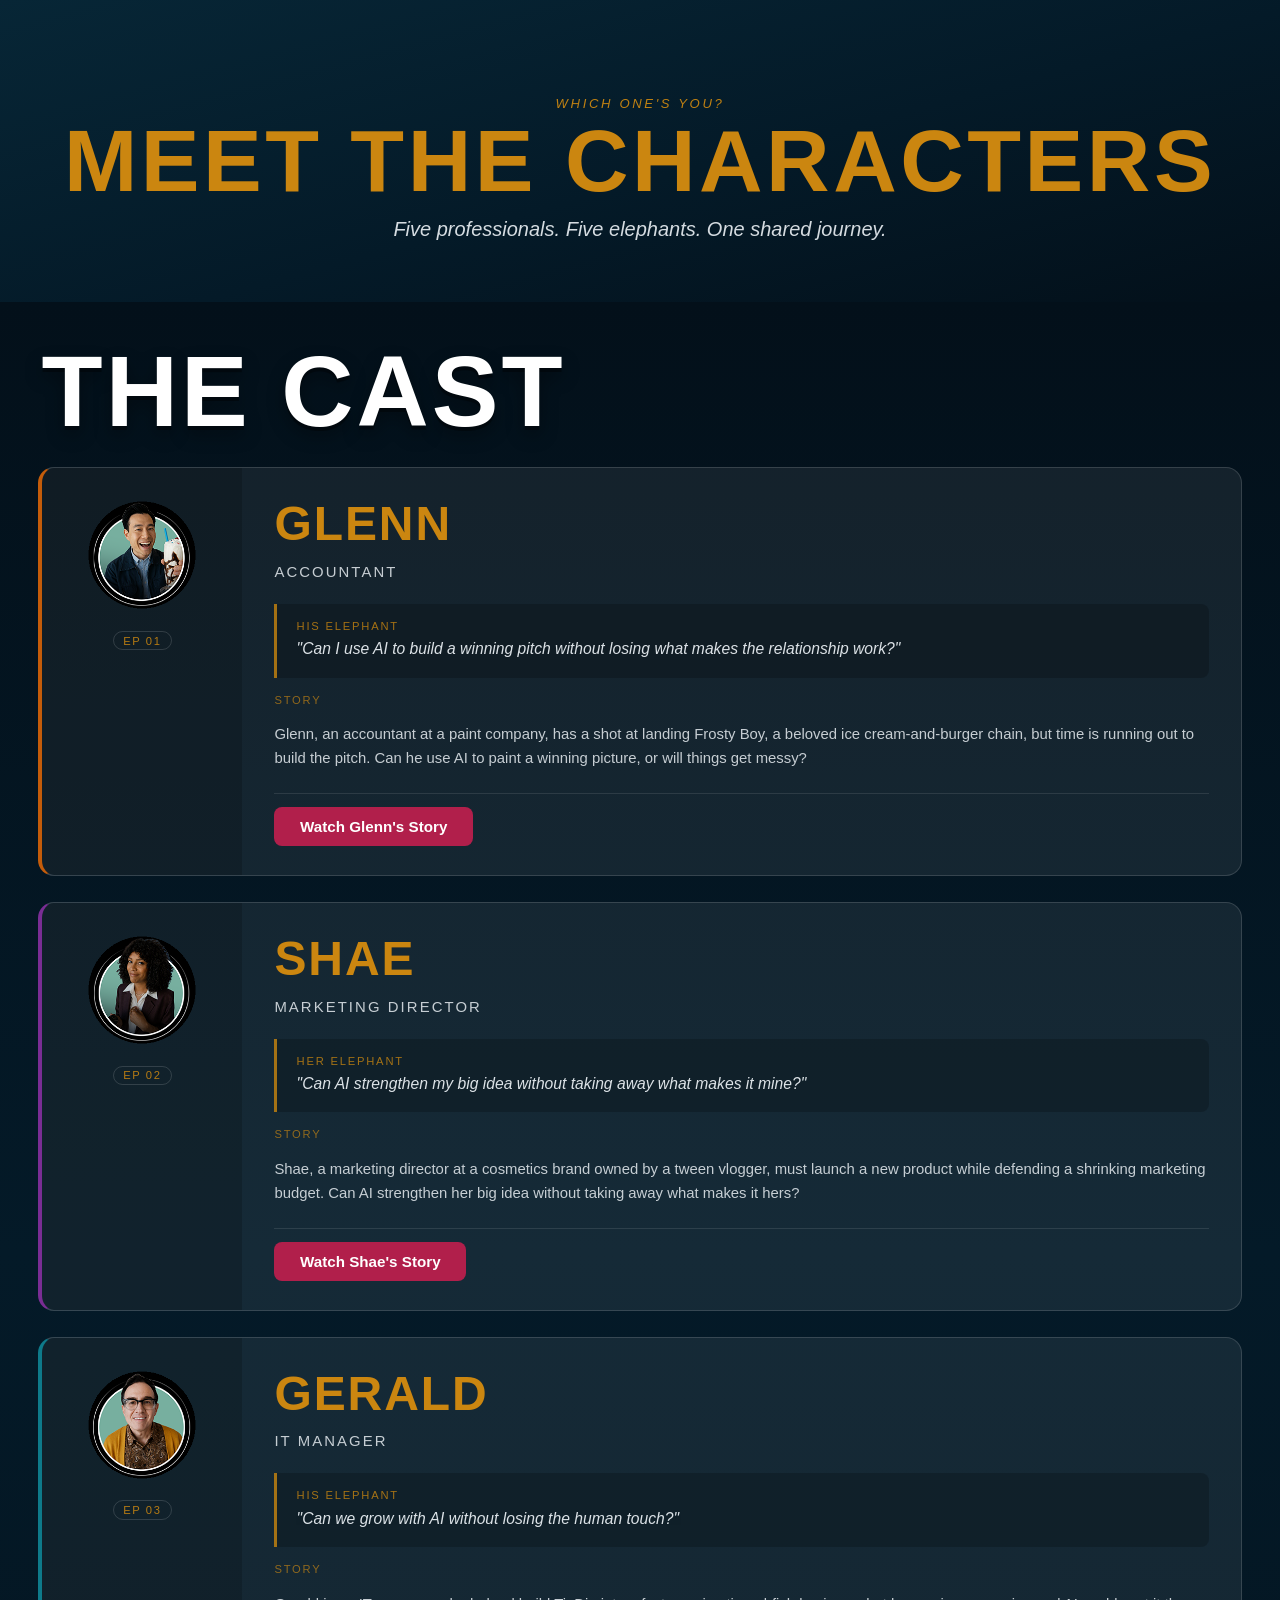
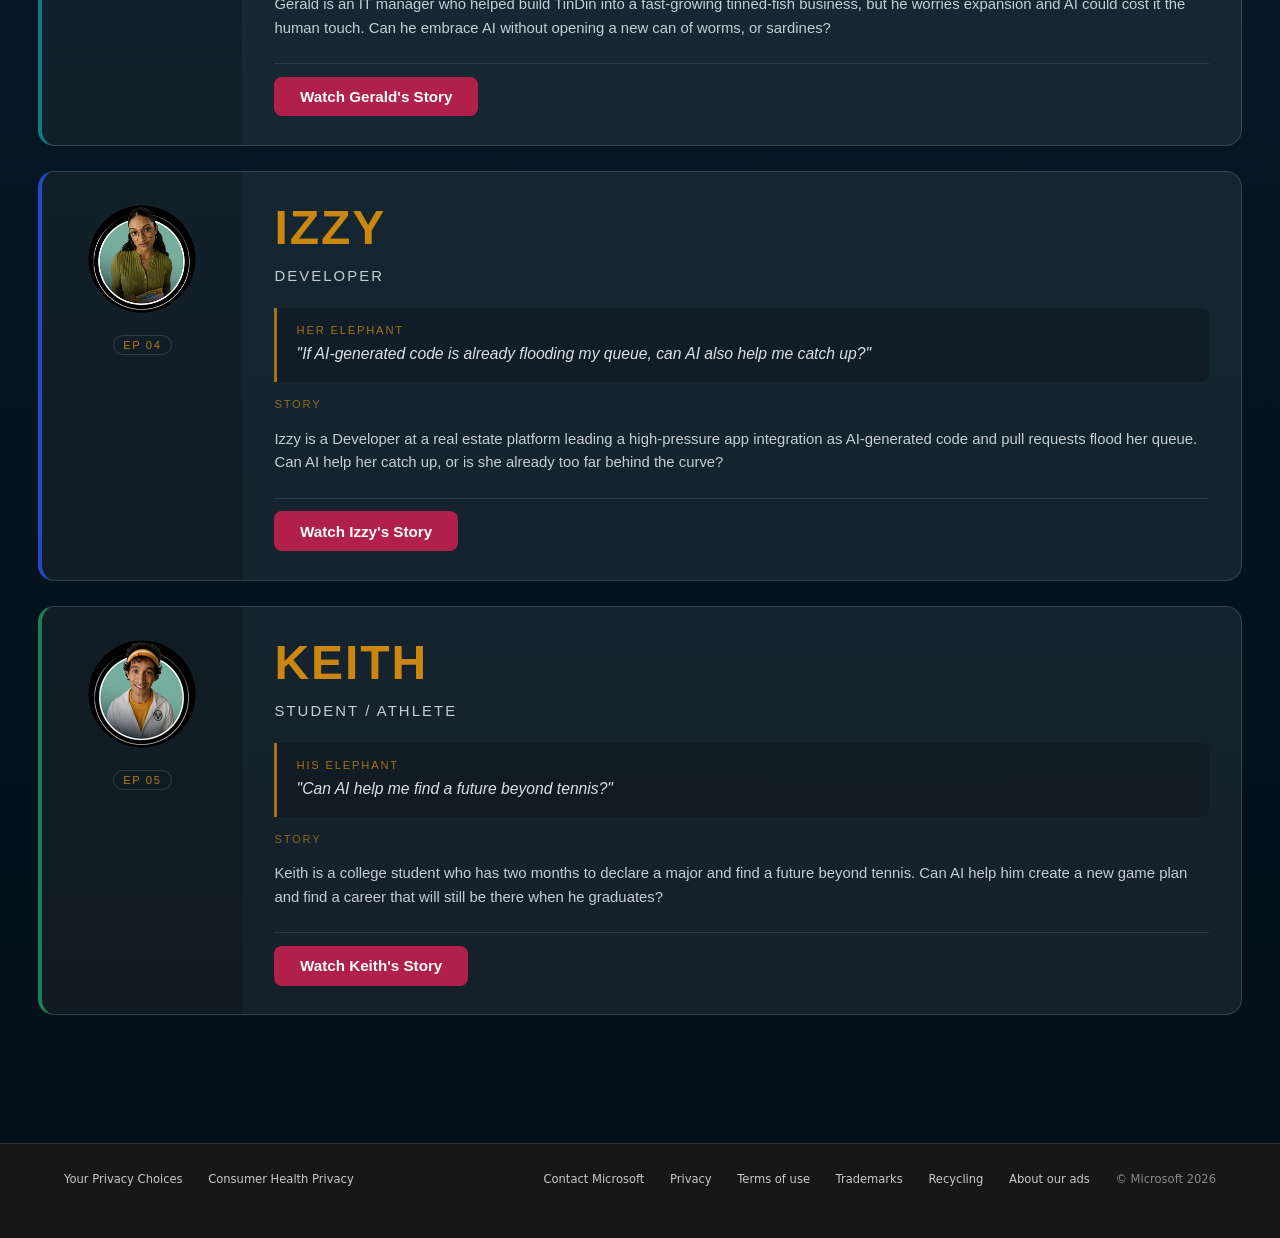
<file: meet-the-characters.html>
<!-- Copyright (c) Microsoft Corporation. Licensed under the MIT License. -->
<!DOCTYPE html>
<html lang="en">
<head>
	<meta charset="UTF-8" />
	<link rel="icon" type="image/png" href="Images/eitr-favicon.png" />
	<meta name="viewport" content="width=device-width, initial-scale=1.0" />
  <meta name="description" content="Meet Gerald, Shae, Keith, Izzy, and Glenn — the five characters at the heart of the Elephant In The Room series." />
  <meta property="og:title" content="Meet the Characters | Elephant In The Room | AI Skills Navigator" />
  <meta property="og:description" content="Meet Gerald, Shae, Keith, Izzy, and Glenn — the five characters at the heart of the Elephant In The Room series." />
  <meta property="og:type" content="website" />
  <meta property="og:url" content="https://aiskillsnavigator.microsoft.com/eitr/" />
  <meta name="twitter:card" content="summary_large_image" />
  <meta name="twitter:site" content="@Microsoft" />
  <meta property="og:image" content="Images/v2-eitr-logo.png" />
  <meta name="twitter:image" content="Images/v2-eitr-logo.png" />
	<title>Meet the Characters | Elephant In The Room | AI Skills Navigator</title>

  <!-- Microsoft Clarity analytics -->
  <script type="text/javascript">
    (function(c,l,a,r,i,t,y){
      c[a]=c[a]||function(){(c[a].q=c[a].q||[]).push(arguments)};
      t=l.createElement(r);t.async=1;t.src="https://www.clarity.ms/tag/"+i;
      y=l.getElementsByTagName(r)[0];y.parentNode.insertBefore(t,y);
    })(window,document,"clarity","script","ttqwpbrhaw");
  </script>

  <!-- Microsoft WCP Cookie Consent -->
  <script src="https://wcpstatic.microsoft.com/mscc/lib/v2/wcp-consent.js"></script>
  <script>
    window.onload = function() {
      if (typeof WcpConsent !== 'undefined') {
        WcpConsent.init('en-US', 'cookie-banner', function(err, _siteConsent) {
          if (!err) { window.siteConsent = _siteConsent; }
        });
      }
    };
  </script>
	<script>
		(() => {
			const param = new URLSearchParams(window.location.search).get("scoutTheme");
			const theme = param || (window.matchMedia("(prefers-color-scheme: dark)").matches ? "dark" : "light");
			document.documentElement.setAttribute("data-theme", theme);
		})();
	</script>
	<link rel="stylesheet" href="styles.css" />
	<style>
		/* ── Active nav indicator ── */
		.nav-links a[aria-current="page"] {
			color: color-mix(in srgb, var(--cp-warning) 90%, var(--cp-text) 10%);
			text-decoration: underline;
			text-underline-offset: 3px;
		}

/* nav colors handled by styles.css */

		/* ── Home pill ── */
		.home-link {
			display: inline-flex;
			align-items: center;
			justify-content: center;
			padding: 0 0.55rem;
			height: 28px;
			border-radius: 6px;
			border: 1px solid rgba(255,255,255,0.22);
			background: rgba(255,255,255,0.08);
			color: rgba(242,247,251,0.82);
			font-size: 0.62rem;
			font-weight: 700;
			letter-spacing: 0.06em;
			text-transform: uppercase;
			text-decoration: none;
			transition: background 150ms;
		}
		.home-link:hover { background: rgba(255,255,255,0.16); }

		/* ── CTA button ── */
		.cta-btn {
			display: inline-block;
			padding: 0.7rem 1.6rem;
			background: var(--cp-accent);
			color: #fff;
			border-radius: 8px;
			font-size: 0.95rem;
			font-weight: 600;
			text-decoration: none;
			transition: background 180ms;
		}
		.cta-btn:hover { background: var(--cp-accent-hover); }

		/* ── Page hero ── */
		.page-hero {
			background: linear-gradient(165deg, var(--cp-ocean-soft) 0%, var(--cp-ocean-mid) 55%, var(--cp-ocean-deep) 100%);
			padding: 6rem 2.4rem 3.8rem;
			text-align: center;
		}
		.hero-kicker {
			font-size: 0.82rem;
			letter-spacing: 0.2em;
			text-transform: uppercase;
			color: color-mix(in srgb, var(--cp-warning) 78%, transparent 22%);
			margin: 0 0 0.65rem;
			font-style: italic;
		}
		.page-heading {
			font-family: Impact, Haettenschweiler, "Arial Narrow Bold", sans-serif;
			font-size: clamp(2.8rem, 7.5vw, 5.5rem);
			color: color-mix(in srgb, var(--cp-warning) 80%, var(--cp-text) 20%);
			text-transform: uppercase;
			letter-spacing: 0.04em;
			margin: 0 0 1rem;
			line-height: 0.92;
		}
		.hero-subline {
			font-size: 1.25rem;
			font-style: italic;
			color: var(--cp-ocean-text);
			margin: 0;
			opacity: 0.88;
		}

		/* ── Characters section ── */
		.characters-section {
			background: linear-gradient(180deg, var(--cp-ocean-deep) 0%, var(--cp-ocean-mid) 40%, var(--cp-ocean-deep) 100%);
			padding: 2.8rem 2.4rem 4rem;
		}
		.characters-section > .section-title {
			text-align: left;
			padding-left: 0.2rem;
			padding-right: 0;
			margin-bottom: 2rem;
		}

		/* ── Character profile card ── */
		.char-card {
			background: rgba(255,255,255,0.07);
			border: 1px solid rgba(255,255,255,0.14);
			border-radius: 16px;
			margin-bottom: 1.6rem;
			overflow: hidden;
			display: grid;
			grid-template-columns: 200px 1fr;
		}
		.char-card:last-child { margin-bottom: 0; }

		/* accent strip using accent color for each char */
		.char-card[data-persona="gerald"] { border-left: 4px solid #0e7a8a; }
		.char-card[data-persona="shae"]   { border-left: 4px solid #7a2d94; }
		.char-card[data-persona="keith"]  { border-left: 4px solid #1a8050; }
		.char-card[data-persona="izzy"]   { border-left: 4px solid #2448c8; }
		.char-card[data-persona="glenn"]  { border-left: 4px solid #c45c0a; }

		.char-avatar-col {
			display: flex;
			flex-direction: column;
			align-items: center;
			justify-content: flex-start;
			padding: 2rem 1.2rem 2rem;
			background: rgba(0,0,0,0.18);
			gap: 0.8rem;
		}
		.char-avatar-col .avatar {
			width: 110px;
			height: 110px;
			flex-shrink: 0;
		}
		.char-ep-badge {
			font-size: 0.7rem;
			letter-spacing: 0.14em;
			text-transform: uppercase;
			color: color-mix(in srgb, var(--cp-warning) 72%, transparent 28%);
			border: 1px solid rgba(255,255,255,0.14);
			border-radius: 999px;
			padding: 0.18rem 0.6rem;
		}

		.char-info {
			padding: 2rem 2rem 1.8rem;
			display: flex;
			flex-direction: column;
			gap: 0.8rem;
		}
		.char-name {
			font-family: Impact, Haettenschweiler, "Arial Narrow Bold", sans-serif;
			font-size: clamp(2rem, 4vw, 3rem);
			color: color-mix(in srgb, var(--cp-warning) 80%, var(--cp-text) 20%);
			text-transform: uppercase;
			letter-spacing: 0.04em;
			line-height: 1;
			margin: 0;
		}
		.char-role {
			font-size: 0.82rem;
			letter-spacing: 0.14em;
			text-transform: uppercase;
			color: color-mix(in srgb, var(--cp-ocean-text) 60%, transparent 40%);
			margin: 0;
		}

		/* Pull-quote elephant */
		.char-elephant {
			margin: 0.4rem 0 0;
			padding: 1rem 1.2rem;
			border-left: 3px solid color-mix(in srgb, var(--cp-warning) 65%, transparent 35%);
			background: rgba(0,0,0,0.2);
			border-radius: 0 8px 8px 0;
		}
		.char-elephant-label {
			font-size: 0.7rem;
			letter-spacing: 0.16em;
			text-transform: uppercase;
			color: color-mix(in srgb, var(--cp-warning) 65%, transparent 35%);
			margin: 0 0 0.35rem;
			display: block;
		}
		.char-elephant p {
			font-size: 0.98rem;
			font-style: italic;
			color: var(--cp-ocean-text);
			margin: 0;
			line-height: 1.55;
			opacity: 0.9;
		}

		.char-detail-label {
			font-size: 0.7rem;
			letter-spacing: 0.16em;
			text-transform: uppercase;
			color: color-mix(in srgb, var(--cp-warning) 55%, transparent 45%);
			margin: 0.2rem 0 0.3rem;
			display: block;
		}
		.char-info > p {
			font-size: 0.93rem;
			color: color-mix(in srgb, var(--cp-ocean-text) 80%, transparent 20%);
			line-height: 1.6;
			margin: 0;
		}
		.char-footer {
			margin-top: 0.6rem;
			padding-top: 0.8rem;
			border-top: 1px solid rgba(255,255,255,0.1);
		}

		@media (max-width: 760px) {
			.char-card {
				grid-template-columns: 1fr;
			}
			.char-avatar-col {
				flex-direction: row;
				padding: 1.2rem 1.4rem;
				background: rgba(0,0,0,0.24);
				justify-content: flex-start;
			}
			.char-info { padding: 1.4rem 1.4rem 1.6rem; }
			.page-hero { padding: 5rem 1.2rem 2.4rem; }
			.characters-section { padding: 2rem 1.2rem 3rem; }
		}
	</style>
</head>
<body>
  <div id="cookie-banner"></div>
  <a class="skip-nav" href="#main-content" tabindex="0" style="position:absolute;width:1px;height:1px;padding:0;margin:-1px;overflow:hidden;clip:rect(0,0,0,0);white-space:nowrap;border:0;">Skip to main content</a>

<main id="main-content" class="page-shell">
		<header class="top-nav">
			<div class="menu-left">
				<a href="index.html" class="home-link" aria-label="Home – Elephant In The Room">Home</a>
				<button class="nav-hamburger" aria-label="Open menu" aria-expanded="false" aria-controls="main-nav" onclick="var n=document.getElementById('main-nav');var open=n.classList.toggle('open');this.setAttribute('aria-expanded',open);"><span></span><span></span><span></span></button>
			</div>
			<nav class="nav-links" id="main-nav" aria-label="Main navigation">
				<a href="all-episodes.html">All Episodes</a>
				<a href="who-is-the-elephant.html">Who Is the Elephant</a>
				<a href="meet-the-characters.html" aria-current="page">Meet the Characters</a>
				<a href="learn-more.html">Learn More</a>
				<a href="microskilling.html">Microskilling</a>
			</nav>
			<div class="menu-right">
				<button class="arrow-btn" type="button" aria-label="Previous" onclick="location.href='who-is-the-elephant.html'">&lt;</button>
				<button class="arrow-btn" type="button" aria-label="Next" onclick="location.href='learn-more.html'">&gt;</button>
			</div>
		</header>

		<!-- Hero -->
		<section class="page-hero">
			<p class="hero-kicker">Which one's you?</p>
			<h1 class="page-heading">Meet the Characters</h1>
			<p class="hero-subline">Five professionals. Five elephants. One shared journey.</p>
		</section>

		<!-- Characters section -->
		<section class="characters-section">
			<h2 class="section-title">The Cast</h2>

			<!-- Glenn -->
			<article class="char-card" id="glenn" data-persona="glenn">
				<div class="char-avatar-col">
					<div class="avatar">
						<img class="avatar-photo" src="Images/v2-persona-glenn.png" alt="Glenn" />
					</div>
					<span class="char-ep-badge">EP 01</span>
				</div>
				<div class="char-info">
					<h2 class="char-name">Glenn</h2>
					<p class="char-role">Accountant</p>
					<div class="char-elephant">
						<span class="char-elephant-label">His Elephant</span>
						<p>"Can I use AI to build a winning pitch without losing what makes the relationship work?"</p>
					</div>
					<span class="char-detail-label">Story</span>
					<p>Glenn, an accountant at a paint company, has a shot at landing Frosty Boy, a beloved ice cream-and-burger chain, but time is running out to build the pitch. Can he use AI to paint a winning picture, or will things get messy?</p>
					<div class="char-footer">
						<a href="all-episodes.html#glenn" class="cta-btn">Watch Glenn's Story</a>
					</div>
				</div>
			</article>

			<!-- Shae -->
			<article class="char-card" id="shae" data-persona="shae">
				<div class="char-avatar-col">
					<div class="avatar">
						<img class="avatar-photo" src="Images/v2-persona-shae.png" alt="Shae" />
					</div>
					<span class="char-ep-badge">EP 02</span>
				</div>
				<div class="char-info">
					<h2 class="char-name">Shae</h2>
					<p class="char-role">Marketing Director</p>
					<div class="char-elephant">
						<span class="char-elephant-label">Her Elephant</span>
						<p>"Can AI strengthen my big idea without taking away what makes it mine?"</p>
					</div>
					<span class="char-detail-label">Story</span>
					<p>Shae, a marketing director at a cosmetics brand owned by a tween vlogger, must launch a new product while defending a shrinking marketing budget. Can AI strengthen her big idea without taking away what makes it hers?</p>
					<div class="char-footer">
						<a href="all-episodes.html#shae" class="cta-btn">Watch Shae's Story</a>
					</div>
				</div>
			</article>

			<!-- Gerald -->
			<article class="char-card" id="gerald" data-persona="gerald">
				<div class="char-avatar-col">
					<div class="avatar">
						<img class="avatar-photo" src="Images/v2-persona-gerald.png" alt="Gerald" />
					</div>
					<span class="char-ep-badge">EP 03</span>
				</div>
				<div class="char-info">
					<h2 class="char-name">Gerald</h2>
					<p class="char-role">IT Manager</p>
					<div class="char-elephant">
						<span class="char-elephant-label">His Elephant</span>
						<p>"Can we grow with AI without losing the human touch?"</p>
					</div>
					<span class="char-detail-label">Story</span>
					<p>Gerald is an IT manager who helped build TinDin into a fast-growing tinned-fish business, but he worries expansion and AI could cost it the human touch. Can he embrace AI without opening a new can of worms, or sardines?</p>
					<div class="char-footer">
						<a href="all-episodes.html#gerald" class="cta-btn">Watch Gerald's Story</a>
					</div>
				</div>
			</article>

			<!-- Izzy -->
			<article class="char-card" id="izzy" data-persona="izzy">
				<div class="char-avatar-col">
					<div class="avatar">
						<img class="avatar-photo" src="Images/v2-persona-izzy.png" alt="Izzy" />
					</div>
					<span class="char-ep-badge">EP 04</span>
				</div>
				<div class="char-info">
					<h2 class="char-name">Izzy</h2>
					<p class="char-role">Developer</p>
					<div class="char-elephant">
						<span class="char-elephant-label">Her Elephant</span>
						<p>"If AI-generated code is already flooding my queue, can AI also help me catch up?"</p>
					</div>
					<span class="char-detail-label">Story</span>
					<p>Izzy is a Developer at a real estate platform leading a high-pressure app integration as AI-generated code and pull requests flood her queue. Can AI help her catch up, or is she already too far behind the curve?</p>
					<div class="char-footer">
						<a href="all-episodes.html#izzy" class="cta-btn">Watch Izzy's Story</a>
					</div>
				</div>
			</article>

			<!-- Keith -->
			<article class="char-card" id="keith" data-persona="keith">
				<div class="char-avatar-col">
					<div class="avatar">
						<img class="avatar-photo" src="Images/v2-persona-keith.png" alt="Keith" />
					</div>
					<span class="char-ep-badge">EP 05</span>
				</div>
				<div class="char-info">
					<h2 class="char-name">Keith</h2>
					<p class="char-role">Student / Athlete</p>
					<div class="char-elephant">
						<span class="char-elephant-label">His Elephant</span>
						<p>"Can AI help me find a future beyond tennis?"</p>
					</div>
					<span class="char-detail-label">Story</span>
					<p>Keith is a college student who has two months to declare a major and find a future beyond tennis. Can AI help him create a new game plan and find a career that will still be there when he graduates?</p>
					<div class="char-footer">
						<a href="all-episodes.html#keith" class="cta-btn">Watch Keith's Story</a>
					</div>
				</div>
			</article>

		</section>
	</main>
  <footer class="ms-footer" role="contentinfo" aria-label="Microsoft footer">
    <nav style="display:flex;flex-direction:row;justify-content:space-between;align-items:center;flex-wrap:wrap;gap:0.5rem;font-size:0.72rem;font-family:'Segoe UI',system-ui,sans-serif;">
      <div style="display:flex;align-items:center;gap:1.6rem;flex-wrap:wrap;">
        <a href="https://privacy.microsoft.com/en-us/privacystatement" target="_blank" rel="noopener" style="color:#c8c8c8;text-decoration:none;white-space:nowrap;">Your Privacy Choices</a>
        <a href="https://go.microsoft.com/fwlink/?LinkId=521839" target="_blank" rel="noopener" style="color:#c8c8c8;text-decoration:none;white-space:nowrap;">Consumer Health Privacy</a>
      </div>
      <div style="display:flex;align-items:center;gap:1.6rem;flex-wrap:wrap;">
        <a href="https://support.microsoft.com/contactus" target="_blank" rel="noopener" style="color:#c8c8c8;text-decoration:none;white-space:nowrap;">Contact Microsoft</a>
        <a href="https://privacy.microsoft.com/en-us/privacystatement" target="_blank" rel="noopener" style="color:#c8c8c8;text-decoration:none;white-space:nowrap;">Privacy</a>
        <a href="https://go.microsoft.com/fwlink/?LinkID=206977" target="_blank" rel="noopener" style="color:#c8c8c8;text-decoration:none;white-space:nowrap;">Terms of use</a>
        <a href="https://www.microsoft.com/trademarks" target="_blank" rel="noopener" style="color:#c8c8c8;text-decoration:none;white-space:nowrap;">Trademarks</a>
        <a href="https://www.microsoft.com/en-us/legal/compliance/recycling" target="_blank" rel="noopener" style="color:#c8c8c8;text-decoration:none;white-space:nowrap;">Recycling</a>
        <a href="https://go.microsoft.com/fwlink/?LinkId=248395" target="_blank" rel="noopener" style="color:#c8c8c8;text-decoration:none;white-space:nowrap;">About our ads</a>
        <span style="color:#888;white-space:nowrap;">&copy; Microsoft <script>document.write(new Date().getFullYear())</script></span>
      </div>
    </nav>
  </footer>
</body>
</html>
</file>
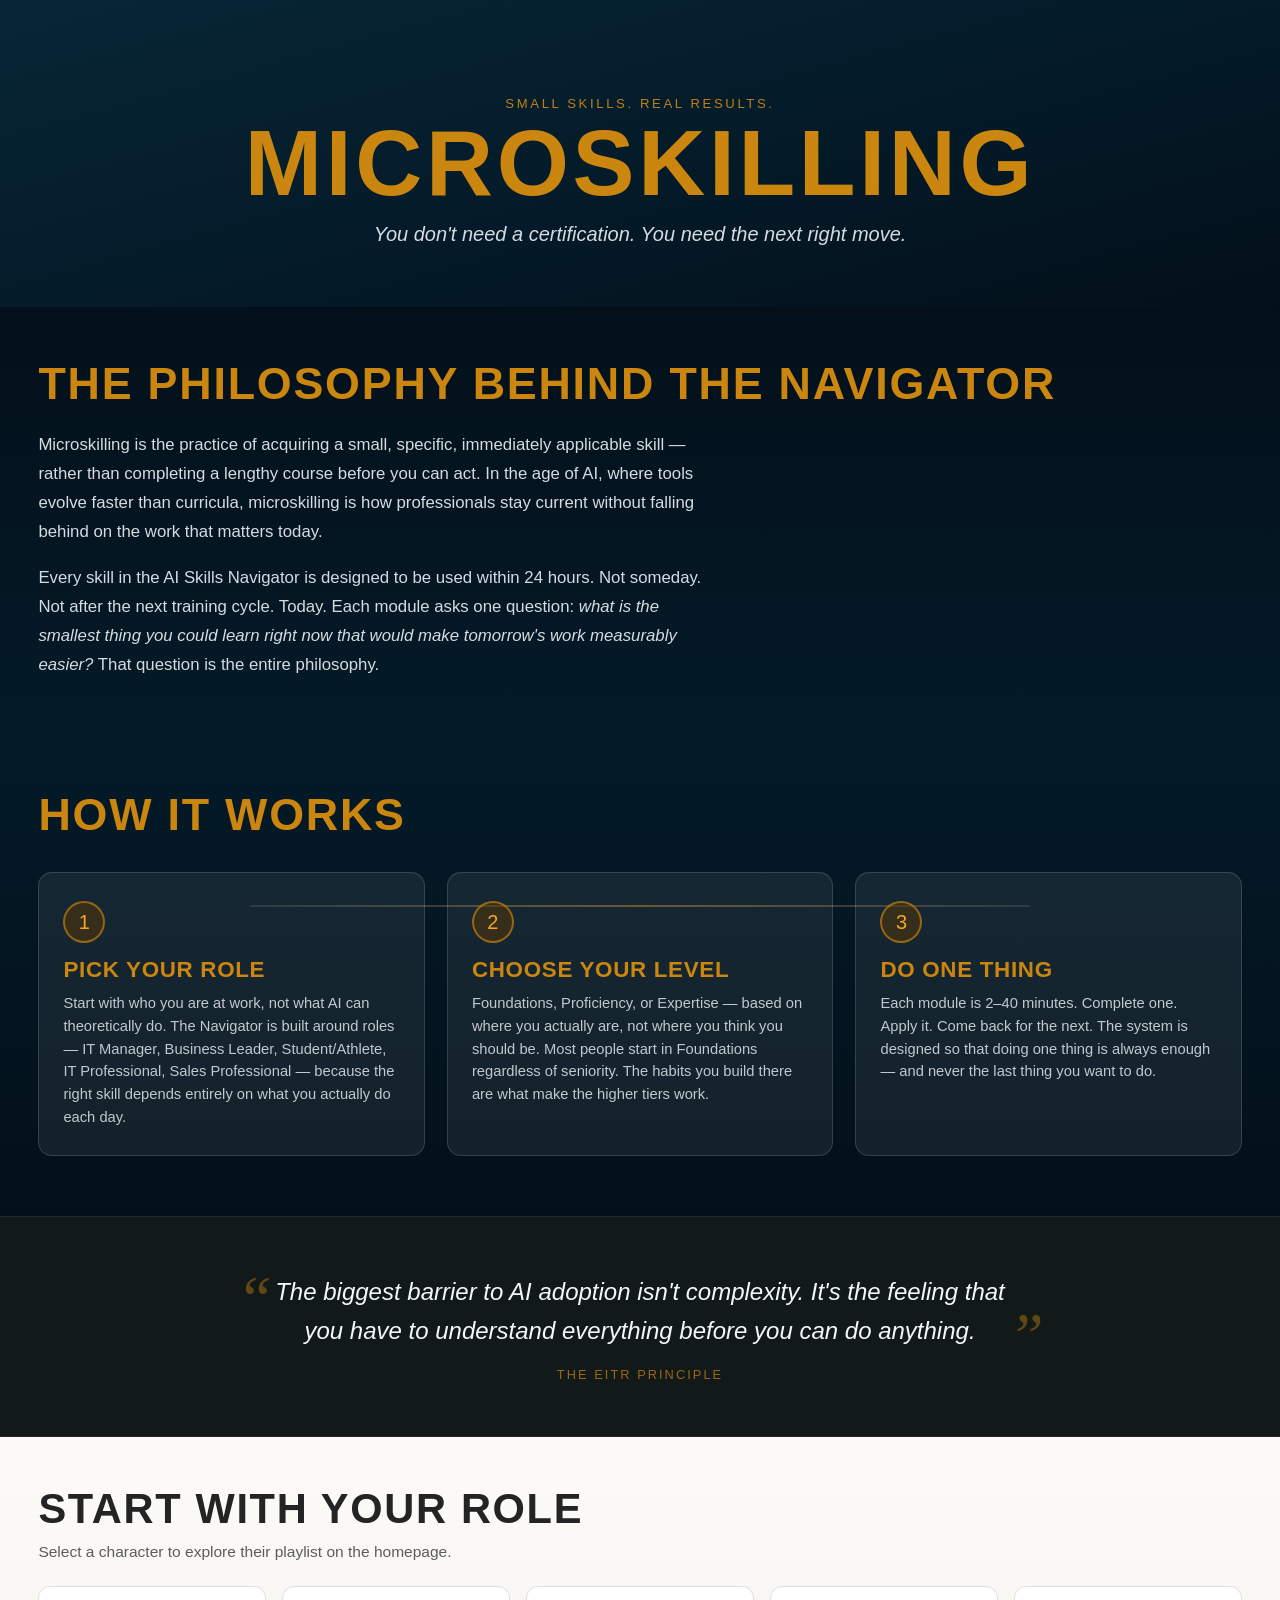
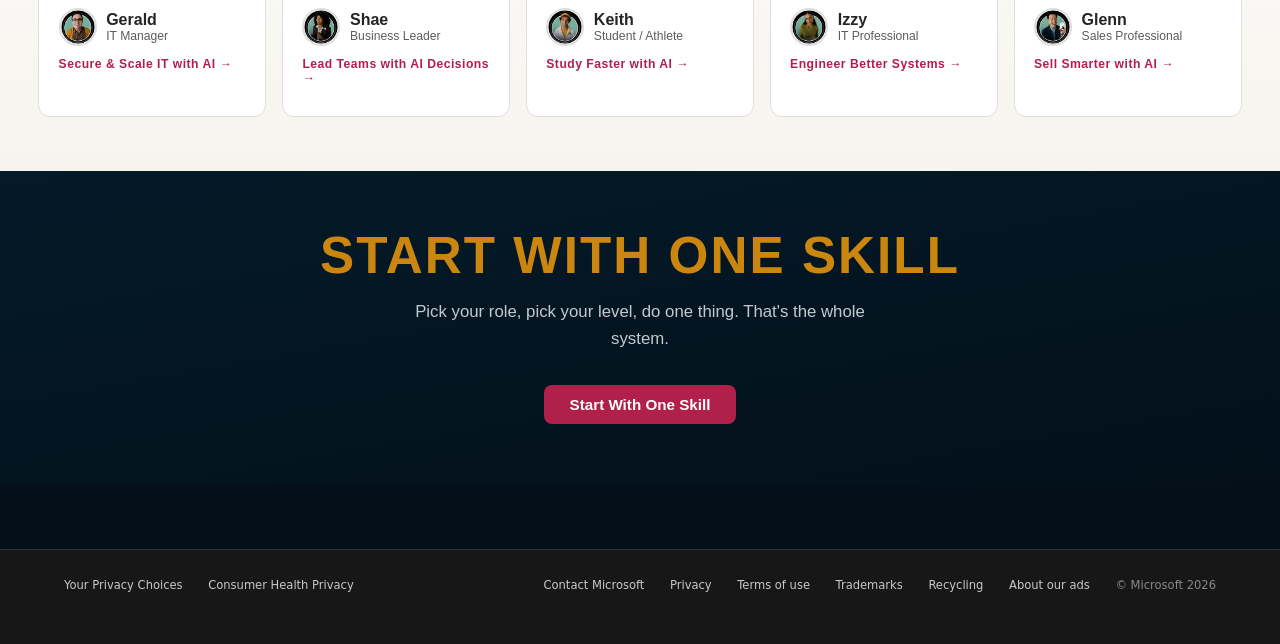
<file: microskilling.html>
<!-- Copyright (c) Microsoft Corporation. Licensed under the MIT License. -->
<!DOCTYPE html>
<html lang="en">
<head>
	<meta charset="UTF-8" />
	<link rel="icon" type="image/png" href="Images/eitr-favicon.png" />
	<meta name="viewport" content="width=device-width, initial-scale=1.0" />
  <meta name="description" content="Microskilling: the philosophy of small, specific, immediately applicable AI skills built for today's workplace." />
  <meta property="og:title" content="Microskilling | Elephant In The Room | AI Skills Navigator" />
  <meta property="og:description" content="Microskilling: the philosophy of small, specific, immediately applicable AI skills built for today's workplace." />
  <meta property="og:type" content="website" />
  <meta property="og:url" content="https://aiskillsnavigator.microsoft.com/eitr/" />
  <meta name="twitter:card" content="summary_large_image" />
  <meta name="twitter:site" content="@Microsoft" />
  <meta property="og:image" content="Images/v2-eitr-logo.png" />
  <meta name="twitter:image" content="Images/v2-eitr-logo.png" />
	<title>Microskilling | Elephant In The Room | AI Skills Navigator</title>

  <!-- Microsoft Clarity analytics -->
  <script type="text/javascript">
    (function(c,l,a,r,i,t,y){
      c[a]=c[a]||function(){(c[a].q=c[a].q||[]).push(arguments)};
      t=l.createElement(r);t.async=1;t.src="https://www.clarity.ms/tag/"+i;
      y=l.getElementsByTagName(r)[0];y.parentNode.insertBefore(t,y);
    })(window,document,"clarity","script","ttqwpbrhaw");
  </script>

  <!-- Microsoft WCP Cookie Consent -->
  <script src="https://wcpstatic.microsoft.com/mscc/lib/v2/wcp-consent.js"></script>
  <script>
    window.onload = function() {
      if (typeof WcpConsent !== 'undefined') {
        WcpConsent.init('en-US', 'cookie-banner', function(err, _siteConsent) {
          if (!err) { window.siteConsent = _siteConsent; }
        });
      }
    };
  </script>
	<script>
		(() => {
			const param = new URLSearchParams(window.location.search).get("scoutTheme");
			const theme = param || (window.matchMedia("(prefers-color-scheme: dark)").matches ? "dark" : "light");
			document.documentElement.setAttribute("data-theme", theme);
		})();
	</script>
	<link rel="stylesheet" href="styles.css" />
	<style>
		/* ── Active nav indicator ── */
		.nav-links a[aria-current="page"] {
			color: color-mix(in srgb, var(--cp-warning) 90%, var(--cp-text) 10%);
			text-decoration: underline;
			text-underline-offset: 3px;
		}

/* nav colors handled by styles.css */

		/* ── Home pill ── */
		.home-link {
			display: inline-flex;
			align-items: center;
			justify-content: center;
			padding: 0 0.55rem;
			height: 28px;
			border-radius: 6px;
			border: 1px solid rgba(255,255,255,0.22);
			background: rgba(255,255,255,0.08);
			color: rgba(242,247,251,0.82);
			font-size: 0.62rem;
			font-weight: 700;
			letter-spacing: 0.06em;
			text-transform: uppercase;
			text-decoration: none;
			transition: background 150ms;
		}
		.home-link:hover { background: rgba(255,255,255,0.16); }

		/* ── CTA button ── */
		.cta-btn {
			display: inline-block;
			padding: 0.7rem 1.6rem;
			background: var(--cp-accent);
			color: #fff;
			border-radius: 8px;
			font-size: 0.95rem;
			font-weight: 600;
			text-decoration: none;
			transition: background 180ms;
		}
		.cta-btn:hover { background: var(--cp-accent-hover); }

		/* ── Page hero ── */
		.page-hero {
			background: linear-gradient(165deg, var(--cp-ocean-soft) 0%, var(--cp-ocean-mid) 55%, var(--cp-ocean-deep) 100%);
			padding: 6rem 2.4rem 3.8rem;
			text-align: center;
		}
		.hero-kicker {
			font-size: 0.82rem;
			letter-spacing: 0.2em;
			text-transform: uppercase;
			color: color-mix(in srgb, var(--cp-warning) 78%, transparent 22%);
			margin: 0 0 0.65rem;
		}
		.page-heading {
			font-family: Impact, Haettenschweiler, "Arial Narrow Bold", sans-serif;
			font-size: clamp(3rem, 8vw, 5.8rem);
			color: color-mix(in srgb, var(--cp-warning) 80%, var(--cp-text) 20%);
			text-transform: uppercase;
			letter-spacing: 0.04em;
			margin: 0 0 1rem;
			line-height: 0.92;
		}
		.hero-subline {
			font-size: 1.25rem;
			font-style: italic;
			color: var(--cp-ocean-text);
			margin: 0;
			opacity: 0.88;
		}

		/* ── Philosophy section ── */
		.ocean-section {
			background: linear-gradient(180deg, var(--cp-ocean-deep) 0%, var(--cp-ocean-mid) 100%);
			padding: 3.2rem 2.4rem 3.6rem;
		}
		.ocean-section h2 {
			font-family: Impact, Haettenschweiler, "Arial Narrow Bold", sans-serif;
			font-size: clamp(1.8rem, 4vw, 2.8rem);
			color: color-mix(in srgb, var(--cp-warning) 80%, var(--cp-text) 20%);
			text-transform: uppercase;
			letter-spacing: 0.04em;
			margin: 0 0 1.4rem;
		}
		.ocean-section p {
			color: color-mix(in srgb, var(--cp-ocean-text) 88%, transparent 12%);
			font-size: 1.05rem;
			line-height: 1.72;
			margin: 0 0 1.1rem;
			max-width: 72ch;
		}
		.ocean-section p:last-child { margin-bottom: 0; }

		/* ── How It Works (3 steps) ── */
		.steps-section {
			background: linear-gradient(180deg, var(--cp-ocean-mid) 0%, var(--cp-ocean-deep) 100%);
			padding: 3.2rem 2.4rem 3.8rem;
		}
		.steps-section h2 {
			font-family: Impact, Haettenschweiler, "Arial Narrow Bold", sans-serif;
			font-size: clamp(1.8rem, 4vw, 2.8rem);
			color: color-mix(in srgb, var(--cp-warning) 80%, var(--cp-text) 20%);
			text-transform: uppercase;
			letter-spacing: 0.04em;
			margin: 0 0 2rem;
		}
		.steps-flow {
			display: grid;
			grid-template-columns: repeat(3, 1fr);
			gap: 1.4rem;
			position: relative;
		}
		/* connector line between steps */
		.steps-flow::before {
			content: "";
			position: absolute;
			top: 2.1rem;
			left: calc(16.66% + 0.7rem);
			right: calc(16.66% + 0.7rem);
			height: 2px;
			background: linear-gradient(90deg, rgba(255,255,255,0.1) 0%, color-mix(in srgb, var(--cp-warning) 40%, transparent 60%) 50%, rgba(255,255,255,0.1) 100%);
			pointer-events: none;
		}
		.step {
			background: rgba(255,255,255,0.07);
			border: 1px solid rgba(255,255,255,0.14);
			border-radius: 14px;
			padding: 1.8rem 1.5rem 1.6rem;
			display: flex;
			flex-direction: column;
			gap: 0.6rem;
			align-items: flex-start;
			position: relative;
		}
		.step-number {
			display: inline-flex;
			align-items: center;
			justify-content: center;
			width: 42px;
			height: 42px;
			border-radius: 50%;
			background: color-mix(in srgb, var(--cp-warning) 18%, rgba(0,0,0,0.4) 82%);
			border: 2px solid color-mix(in srgb, var(--cp-warning) 50%, transparent 50%);
			font-family: Impact, Haettenschweiler, "Arial Narrow Bold", sans-serif;
			font-size: 1.25rem;
			color: color-mix(in srgb, var(--cp-warning) 90%, white 10%);
			line-height: 1;
			margin-bottom: 0.3rem;
		}
		.step-title {
			font-family: Impact, Haettenschweiler, "Arial Narrow Bold", sans-serif;
			font-size: 1.4rem;
			color: color-mix(in srgb, var(--cp-warning) 80%, var(--cp-text) 20%);
			text-transform: uppercase;
			letter-spacing: 0.03em;
			margin: 0;
			line-height: 1.1;
		}
		.step-desc {
			font-size: 0.92rem;
			color: color-mix(in srgb, var(--cp-ocean-text) 78%, transparent 22%);
			line-height: 1.55;
			margin: 0;
		}

		/* ── Quote callout ── */
		.quote-section {
			background: color-mix(in srgb, var(--cp-ocean-deep) 94%, var(--cp-warning) 6%);
			padding: 3.4rem 2.4rem;
			text-align: center;
			border-top: 1px solid rgba(255,255,255,0.07);
			border-bottom: 1px solid rgba(255,255,255,0.07);
		}
		.big-quote {
			font-size: clamp(1.1rem, 2.5vw, 1.5rem);
			font-style: italic;
			color: var(--cp-ocean-text);
			line-height: 1.65;
			max-width: 60ch;
			margin: 0 auto 1rem;
			position: relative;
			padding: 0 1.4rem;
		}
		.big-quote::before,
		.big-quote::after {
			font-family: Georgia, serif;
			font-size: 4rem;
			line-height: 0.6;
			color: color-mix(in srgb, var(--cp-warning) 35%, transparent 65%);
			position: absolute;
		}
		.big-quote::before { content: "\201C"; left: -0.2rem; top: 0.5rem; }
		.big-quote::after  { content: "\201D"; right: -0.2rem; bottom: -0.3rem; }
		.quote-source {
			font-size: 0.8rem;
			letter-spacing: 0.16em;
			text-transform: uppercase;
			color: color-mix(in srgb, var(--cp-warning) 60%, transparent 40%);
			margin: 0;
		}

		/* ── Role Cards ── */
		.roles-section {
			background: linear-gradient(180deg, var(--cp-bg-elevated) 0%, var(--cp-bg) 100%);
			padding: 3rem 2.4rem 3.4rem;
		}
		.roles-section h2 {
			font-family: Impact, Haettenschweiler, "Arial Narrow Bold", sans-serif;
			font-size: clamp(1.8rem, 4vw, 2.6rem);
			color: var(--cp-text);
			text-transform: uppercase;
			letter-spacing: 0.04em;
			margin: 0 0 0.6rem;
		}
		.roles-section > p {
			color: var(--cp-text-muted);
			font-size: 0.97rem;
			margin: 0 0 1.6rem;
		}
		.roles-grid {
			display: grid;
			grid-template-columns: repeat(auto-fill, minmax(200px, 1fr));
			gap: 1rem;
		}
		.role-card {
			background: var(--cp-surface);
			border: 1px solid var(--cp-border);
			border-radius: 12px;
			padding: 1.3rem 1.2rem 1.2rem;
			text-decoration: none;
			display: flex;
			flex-direction: column;
			gap: 0.45rem;
			transition: box-shadow 180ms, transform 180ms, border-color 180ms;
		}
		.role-card:hover {
			box-shadow: var(--cp-shadow);
			transform: translateY(-2px);
			border-color: color-mix(in srgb, var(--cp-accent) 40%, var(--cp-border) 60%);
		}
		.role-avatar-row {
			display: flex;
			align-items: center;
			gap: 0.6rem;
		}
		.role-mini-avatar {
			width: 38px;
			height: 38px;
			border-radius: 50%;
			object-fit: cover;
			border: 2px solid var(--cp-border);
			flex-shrink: 0;
		}
		.role-card-name {
			font-size: 1rem;
			font-weight: 700;
			color: var(--cp-text);
			margin: 0;
		}
		.role-card-role {
			font-size: 0.76rem;
			color: var(--cp-text-muted);
			margin: 0;
		}
		.role-card-cta {
			font-size: 0.76rem;
			font-weight: 600;
			color: var(--cp-accent);
			margin-top: 0.2rem;
			letter-spacing: 0.04em;
		}

		/* ── Final CTA ── */
		.cta-section {
			background: linear-gradient(170deg, var(--cp-ocean-mid) 0%, var(--cp-ocean-deep) 100%);
			padding: 3.4rem 2.4rem 3.8rem;
			text-align: center;
		}
		.cta-section h2 {
			font-family: Impact, Haettenschweiler, "Arial Narrow Bold", sans-serif;
			font-size: clamp(2rem, 5vw, 3.2rem);
			color: color-mix(in srgb, var(--cp-warning) 80%, var(--cp-text) 20%);
			text-transform: uppercase;
			letter-spacing: 0.04em;
			margin: 0 0 0.9rem;
		}
		.cta-section p {
			color: color-mix(in srgb, var(--cp-ocean-text) 80%, transparent 20%);
			font-size: 1.05rem;
			margin: 0 auto 2rem;
			max-width: 50ch;
			line-height: 1.6;
		}

		@media (max-width: 760px) {
			.steps-flow {
				grid-template-columns: 1fr;
			}
			.steps-flow::before { display: none; }
			.page-hero { padding: 5rem 1.2rem 2.4rem; }
			.ocean-section,
			.steps-section,
			.quote-section,
			.roles-section,
			.cta-section { padding: 2.4rem 1.2rem 2.8rem; }
		}
	</style>
</head>
<body>
  <div id="cookie-banner"></div>
  <a class="skip-nav" href="#main-content" tabindex="0" style="position:absolute;width:1px;height:1px;padding:0;margin:-1px;overflow:hidden;clip:rect(0,0,0,0);white-space:nowrap;border:0;">Skip to main content</a>

<main id="main-content" class="page-shell">
		<header class="top-nav">
			<div class="menu-left">
				<a href="index.html" class="home-link" aria-label="Home – Elephant In The Room">Home</a>
				<button class="nav-hamburger" aria-label="Open menu" aria-expanded="false" aria-controls="main-nav" onclick="var n=document.getElementById('main-nav');var open=n.classList.toggle('open');this.setAttribute('aria-expanded',open);"><span></span><span></span><span></span></button>
			</div>
			<nav class="nav-links" id="main-nav" aria-label="Main navigation">
				<a href="all-episodes.html">All Episodes</a>
				<a href="who-is-the-elephant.html">Who Is the Elephant</a>
				<a href="meet-the-characters.html">Meet the Characters</a>
				<a href="learn-more.html">Learn More</a>
				<a href="microskilling.html" aria-current="page">Microskilling</a>
			</nav>
			<div class="menu-right">
				<button class="arrow-btn" type="button" aria-label="Previous" onclick="location.href='learn-more.html'">&lt;</button>
				<button class="arrow-btn" type="button" aria-label="Next" onclick="location.href='index.html'">&gt;</button>
			</div>
		</header>

		<!-- Hero -->
		<section class="page-hero">
			<p class="hero-kicker">Small skills. Real results.</p>
			<h1 class="page-heading">Microskilling</h1>
			<p class="hero-subline">You don't need a certification. You need the next right move.</p>
		</section>

		<!-- Philosophy -->
		<section class="ocean-section">
			<h2>The Philosophy Behind the Navigator</h2>
			<p>Microskilling is the practice of acquiring a small, specific, immediately applicable skill — rather than completing a lengthy course before you can act. In the age of AI, where tools evolve faster than curricula, microskilling is how professionals stay current without falling behind on the work that matters today.</p>
			<p>Every skill in the AI Skills Navigator is designed to be used within 24 hours. Not someday. Not after the next training cycle. Today. Each module asks one question: <em>what is the smallest thing you could learn right now that would make tomorrow's work measurably easier?</em> That question is the entire philosophy.</p>
		</section>

		<!-- How It Works -->
		<section class="steps-section">
			<h2>How It Works</h2>
			<div class="steps-flow">

				<div class="step">
					<span class="step-number">1</span>
					<h3 class="step-title">Pick Your Role</h3>
					<p class="step-desc">Start with who you are at work, not what AI can theoretically do. The Navigator is built around roles — IT Manager, Business Leader, Student/Athlete, IT Professional, Sales Professional — because the right skill depends entirely on what you actually do each day.</p>
				</div>

				<div class="step">
					<span class="step-number">2</span>
					<h3 class="step-title">Choose Your Level</h3>
					<p class="step-desc">Foundations, Proficiency, or Expertise — based on where you actually are, not where you think you should be. Most people start in Foundations regardless of seniority. The habits you build there are what make the higher tiers work.</p>
				</div>

				<div class="step">
					<span class="step-number">3</span>
					<h3 class="step-title">Do One Thing</h3>
					<p class="step-desc">Each module is 2–40 minutes. Complete one. Apply it. Come back for the next. The system is designed so that doing one thing is always enough — and never the last thing you want to do.</p>
				</div>

			</div>
		</section>

		<!-- Quote -->
		<div class="quote-section" role="region" aria-label="Key insight">
			<p class="big-quote">The biggest barrier to AI adoption isn't complexity. It's the feeling that you have to understand everything before you can do anything.</p>
			<p class="quote-source">The EITR Principle</p>
		</div>

		<!-- Role Cards -->
		<section class="roles-section">
			<h2>Start With Your Role</h2>
			<p>Select a character to explore their playlist on the homepage.</p>
			<div class="roles-grid">
				<a href="index.html" class="role-card">
					<div class="role-avatar-row">
						<img class="role-mini-avatar" src="Images/v2-persona-gerald.png" alt="Gerald" />
						<div>
							<p class="role-card-name">Gerald</p>
							<p class="role-card-role">IT Manager</p>
						</div>
					</div>
					<p class="role-card-cta">Secure &amp; Scale IT with AI &#8594;</p>
				</a>
				<a href="index.html" class="role-card">
					<div class="role-avatar-row">
						<img class="role-mini-avatar" src="Images/v2-persona-shae.png" alt="Shae" />
						<div>
							<p class="role-card-name">Shae</p>
							<p class="role-card-role">Business Leader</p>
						</div>
					</div>
					<p class="role-card-cta">Lead Teams with AI Decisions &#8594;</p>
				</a>
				<a href="index.html" class="role-card">
					<div class="role-avatar-row">
						<img class="role-mini-avatar" src="Images/v2-persona-keith.png" alt="Keith" />
						<div>
							<p class="role-card-name">Keith</p>
							<p class="role-card-role">Student / Athlete</p>
						</div>
					</div>
					<p class="role-card-cta">Study Faster with AI &#8594;</p>
				</a>
				<a href="index.html" class="role-card">
					<div class="role-avatar-row">
						<img class="role-mini-avatar" src="Images/v2-persona-izzy.png" alt="Izzy" />
						<div>
							<p class="role-card-name">Izzy</p>
							<p class="role-card-role">IT Professional</p>
						</div>
					</div>
					<p class="role-card-cta">Engineer Better Systems &#8594;</p>
				</a>
				<a href="index.html" class="role-card">
					<div class="role-avatar-row">
						<img class="role-mini-avatar" src="Images/v2-persona-glenn.png" alt="Glenn" />
						<div>
							<p class="role-card-name">Glenn</p>
							<p class="role-card-role">Sales Professional</p>
						</div>
					</div>
					<p class="role-card-cta">Sell Smarter with AI &#8594;</p>
				</a>
			</div>
		</section>

		<!-- Final CTA -->
		<section class="cta-section">
			<h2>Start With One Skill</h2>
			<p>Pick your role, pick your level, do one thing. That's the whole system.</p>
			<a href="index.html" class="cta-btn">Start With One Skill</a>
		</section>
	</main>
  <footer class="ms-footer" role="contentinfo" aria-label="Microsoft footer">
    <nav style="display:flex;flex-direction:row;justify-content:space-between;align-items:center;flex-wrap:wrap;gap:0.5rem;font-size:0.72rem;font-family:'Segoe UI',system-ui,sans-serif;">
      <div style="display:flex;align-items:center;gap:1.6rem;flex-wrap:wrap;">
        <a href="https://privacy.microsoft.com/en-us/privacystatement" target="_blank" rel="noopener" style="color:#c8c8c8;text-decoration:none;white-space:nowrap;">Your Privacy Choices</a>
        <a href="https://go.microsoft.com/fwlink/?LinkId=521839" target="_blank" rel="noopener" style="color:#c8c8c8;text-decoration:none;white-space:nowrap;">Consumer Health Privacy</a>
      </div>
      <div style="display:flex;align-items:center;gap:1.6rem;flex-wrap:wrap;">
        <a href="https://support.microsoft.com/contactus" target="_blank" rel="noopener" style="color:#c8c8c8;text-decoration:none;white-space:nowrap;">Contact Microsoft</a>
        <a href="https://privacy.microsoft.com/en-us/privacystatement" target="_blank" rel="noopener" style="color:#c8c8c8;text-decoration:none;white-space:nowrap;">Privacy</a>
        <a href="https://go.microsoft.com/fwlink/?LinkID=206977" target="_blank" rel="noopener" style="color:#c8c8c8;text-decoration:none;white-space:nowrap;">Terms of use</a>
        <a href="https://www.microsoft.com/trademarks" target="_blank" rel="noopener" style="color:#c8c8c8;text-decoration:none;white-space:nowrap;">Trademarks</a>
        <a href="https://www.microsoft.com/en-us/legal/compliance/recycling" target="_blank" rel="noopener" style="color:#c8c8c8;text-decoration:none;white-space:nowrap;">Recycling</a>
        <a href="https://go.microsoft.com/fwlink/?LinkId=248395" target="_blank" rel="noopener" style="color:#c8c8c8;text-decoration:none;white-space:nowrap;">About our ads</a>
        <span style="color:#888;white-space:nowrap;">&copy; Microsoft <script>document.write(new Date().getFullYear())</script></span>
      </div>
    </nav>
  </footer>
</body>
</html>
</file>
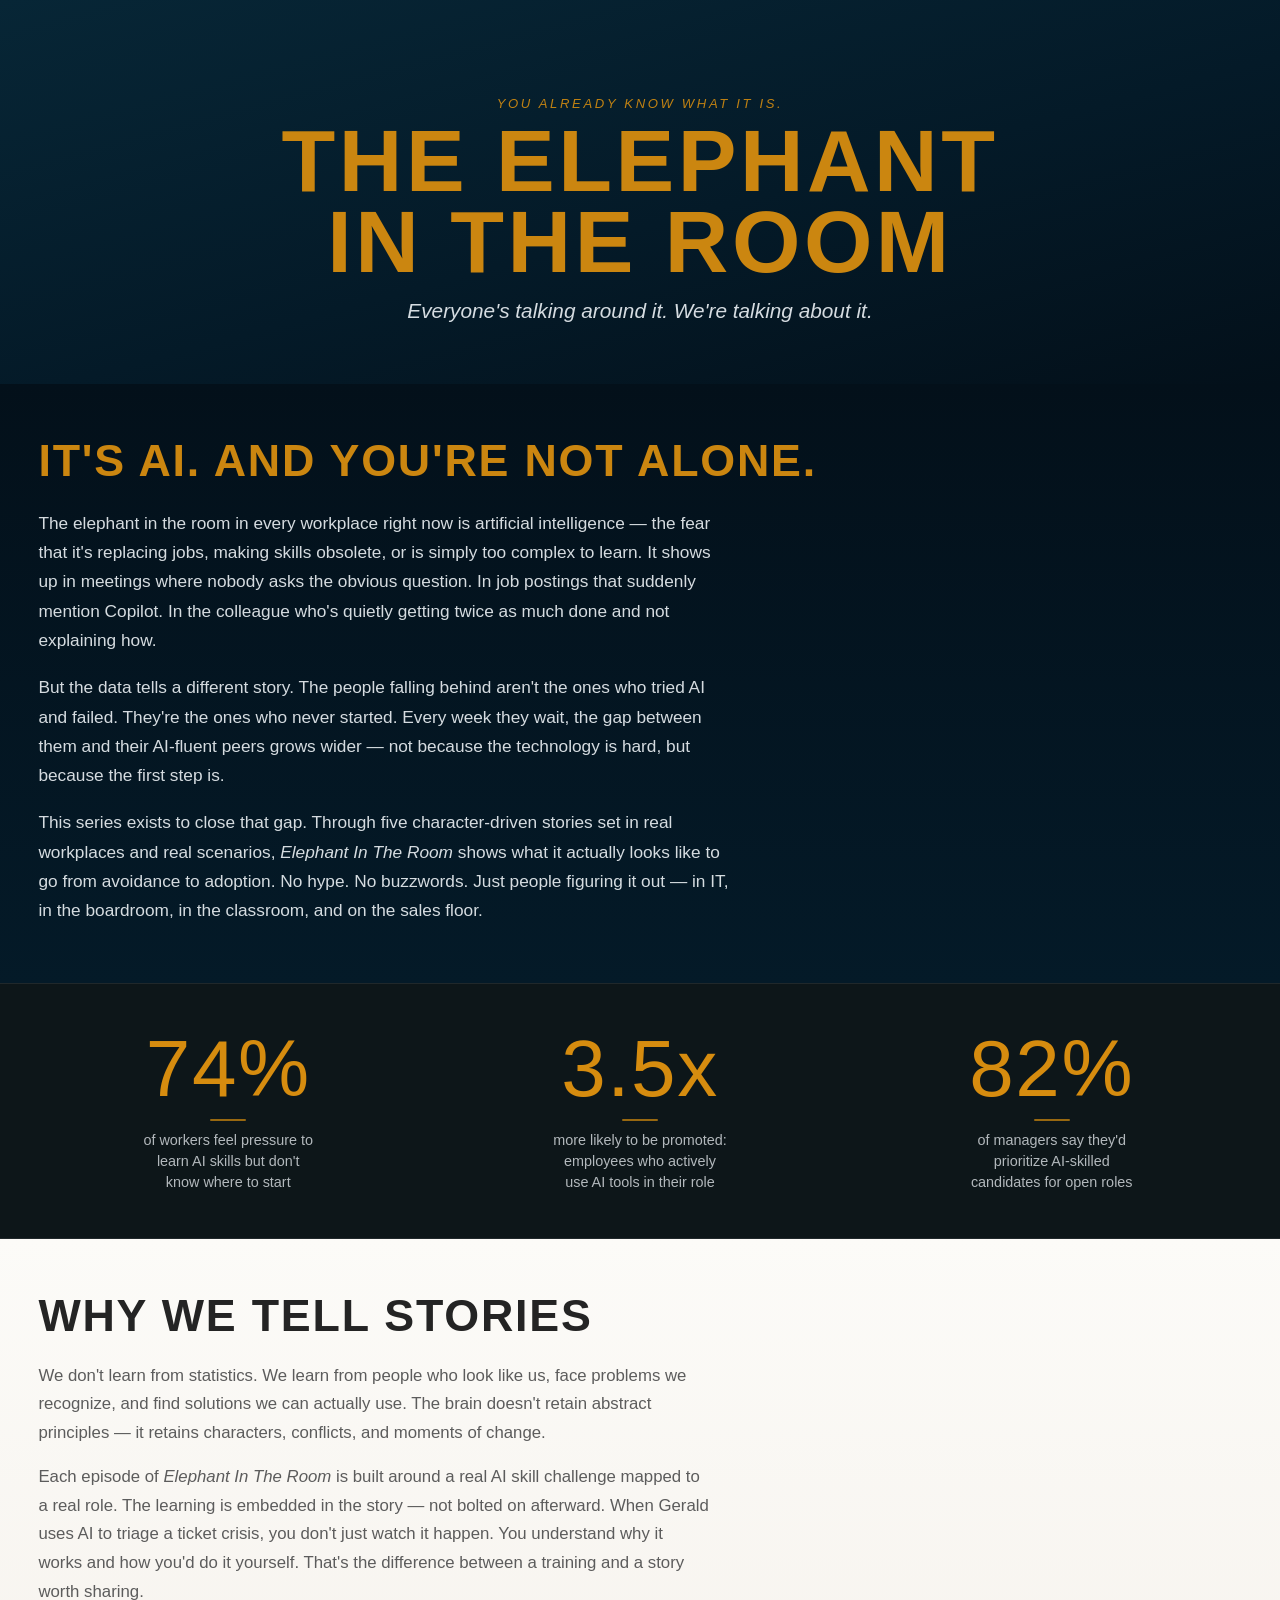
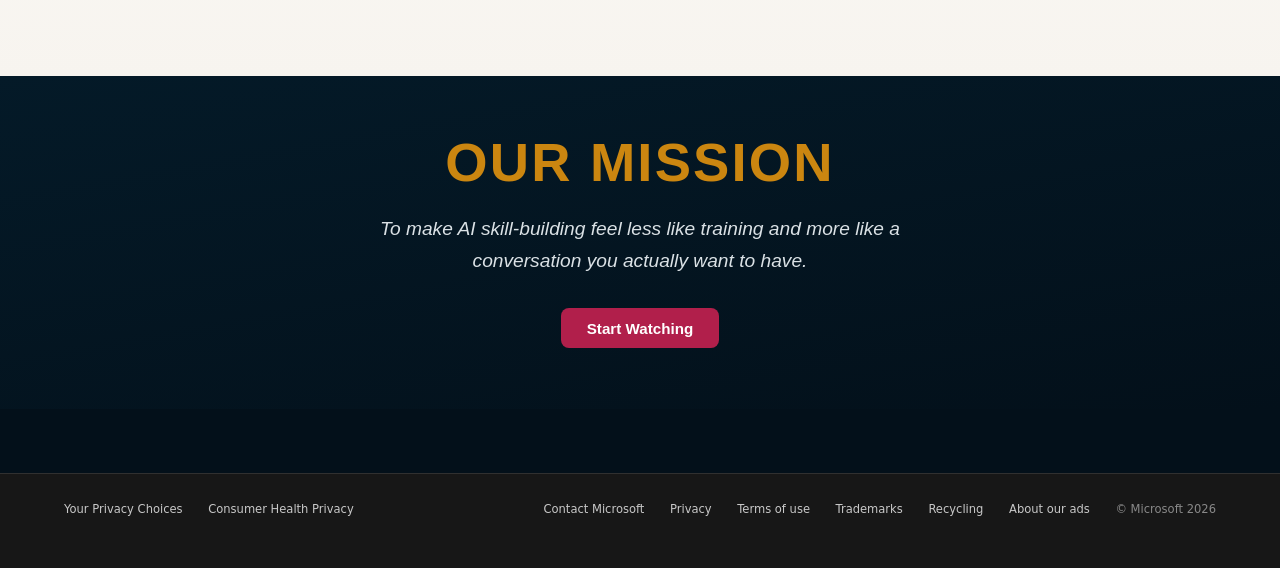
<file: who-is-the-elephant.html>
<!-- Copyright (c) Microsoft Corporation. Licensed under the MIT License. -->
<!DOCTYPE html>
<html lang="en">
<head>
	<meta charset="UTF-8" />
	<link rel="icon" type="image/png" href="Images/eitr-favicon.png" />
	<meta name="viewport" content="width=device-width, initial-scale=1.0" />
  <meta name="description" content="Discover the mission behind Elephant In The Room and why AI fear is the biggest workplace challenge of our time." />
  <meta property="og:title" content="Who Is the Elephant | Elephant In The Room | AI Skills Navigator" />
  <meta property="og:description" content="Discover the mission behind Elephant In The Room and why AI fear is the biggest workplace challenge of our time." />
  <meta property="og:type" content="website" />
  <meta property="og:url" content="https://aiskillsnavigator.microsoft.com/eitr/" />
  <meta name="twitter:card" content="summary_large_image" />
  <meta name="twitter:site" content="@Microsoft" />
  <meta property="og:image" content="Images/v2-eitr-logo.png" />
  <meta name="twitter:image" content="Images/v2-eitr-logo.png" />
	<title>Who Is the Elephant | Elephant In The Room | AI Skills Navigator</title>

  <!-- Microsoft Clarity analytics -->
  <script type="text/javascript">
    (function(c,l,a,r,i,t,y){
      c[a]=c[a]||function(){(c[a].q=c[a].q||[]).push(arguments)};
      t=l.createElement(r);t.async=1;t.src="https://www.clarity.ms/tag/"+i;
      y=l.getElementsByTagName(r)[0];y.parentNode.insertBefore(t,y);
    })(window,document,"clarity","script","ttqwpbrhaw");
  </script>

  <!-- Microsoft WCP Cookie Consent -->
  <script src="https://wcpstatic.microsoft.com/mscc/lib/v2/wcp-consent.js"></script>
  <script>
    window.onload = function() {
      if (typeof WcpConsent !== 'undefined') {
        WcpConsent.init('en-US', 'cookie-banner', function(err, _siteConsent) {
          if (!err) { window.siteConsent = _siteConsent; }
        });
      }
    };
  </script>
	<script>
		(() => {
			const param = new URLSearchParams(window.location.search).get("scoutTheme");
			const theme = param || (window.matchMedia("(prefers-color-scheme: dark)").matches ? "dark" : "light");
			document.documentElement.setAttribute("data-theme", theme);
		})();
	</script>
	<link rel="stylesheet" href="styles.css" />
	<style>
		/* ── Active nav indicator ── */
		.nav-links a[aria-current="page"] {
			color: color-mix(in srgb, var(--cp-warning) 90%, var(--cp-text) 10%);
			text-decoration: underline;
			text-underline-offset: 3px;
		}

/* nav colors handled by styles.css */

		/* ── Home pill ── */
		.home-link {
			display: inline-flex;
			align-items: center;
			justify-content: center;
			padding: 0 0.55rem;
			height: 28px;
			border-radius: 6px;
			border: 1px solid rgba(255,255,255,0.22);
			background: rgba(255,255,255,0.08);
			color: rgba(242,247,251,0.82);
			font-size: 0.62rem;
			font-weight: 700;
			letter-spacing: 0.06em;
			text-transform: uppercase;
			text-decoration: none;
			transition: background 150ms;
		}
		.home-link:hover { background: rgba(255,255,255,0.16); }

		/* ── CTA button ── */
		.cta-btn {
			display: inline-block;
			padding: 0.7rem 1.6rem;
			background: var(--cp-accent);
			color: #fff;
			border-radius: 8px;
			font-size: 0.95rem;
			font-weight: 600;
			text-decoration: none;
			transition: background 180ms;
		}
		.cta-btn:hover { background: var(--cp-accent-hover); }

		/* ── Page hero ── */
		.page-hero {
			background: linear-gradient(165deg, var(--cp-ocean-soft) 0%, var(--cp-ocean-mid) 55%, var(--cp-ocean-deep) 100%);
			padding: 6rem 2.4rem 3.8rem;
			text-align: center;
		}
		.hero-kicker {
			font-size: 0.82rem;
			letter-spacing: 0.2em;
			text-transform: uppercase;
			color: color-mix(in srgb, var(--cp-warning) 78%, transparent 22%);
			margin: 0 0 0.65rem;
			font-style: italic;
		}
		.page-heading {
			font-family: Impact, Haettenschweiler, "Arial Narrow Bold", sans-serif;
			font-size: clamp(2.6rem, 7.5vw, 5.5rem);
			color: color-mix(in srgb, var(--cp-warning) 80%, var(--cp-text) 20%);
			text-transform: uppercase;
			letter-spacing: 0.04em;
			margin: 0 0 1rem;
			line-height: 0.92;
		}
		.hero-subline {
			font-size: 1.3rem;
			font-style: italic;
			color: var(--cp-ocean-text);
			margin: 0;
			opacity: 0.88;
		}

		/* ── Ocean dark body sections ── */
		.ocean-section {
			background: linear-gradient(180deg, var(--cp-ocean-deep) 0%, var(--cp-ocean-mid) 100%);
			padding: 3.2rem 2.4rem 3.6rem;
		}
		.ocean-section h2 {
			font-family: Impact, Haettenschweiler, "Arial Narrow Bold", sans-serif;
			font-size: clamp(1.8rem, 4vw, 2.8rem);
			color: color-mix(in srgb, var(--cp-warning) 80%, var(--cp-text) 20%);
			text-transform: uppercase;
			letter-spacing: 0.04em;
			margin: 0 0 1.4rem;
		}
		.ocean-section p {
			color: color-mix(in srgb, var(--cp-ocean-text) 88%, transparent 12%);
			font-size: 1.08rem;
			line-height: 1.7;
			margin: 0 0 1.1rem;
			max-width: 72ch;
		}
		.ocean-section p:last-child { margin-bottom: 0; }

		/* ── Stats bar ── */
		.stats-bar {
			background: color-mix(in srgb, var(--cp-ocean-deep) 96%, var(--cp-warning) 4%);
			border-top: 1px solid rgba(255,255,255,0.08);
			border-bottom: 1px solid rgba(255,255,255,0.08);
			padding: 2.8rem 2.4rem;
			display: grid;
			grid-template-columns: repeat(3, 1fr);
			gap: 2rem;
			text-align: center;
		}
		.stat { display: flex; flex-direction: column; gap: 0.6rem; align-items: center; }
		.stat-number {
			font-family: Impact, Haettenschweiler, "Arial Narrow Bold", sans-serif;
			font-size: clamp(3rem, 7vw, 5rem);
			line-height: 1;
			color: color-mix(in srgb, var(--cp-warning) 85%, var(--cp-text) 15%);
			letter-spacing: 0.02em;
		}
		.stat-divider {
			width: 36px;
			height: 2px;
			background: color-mix(in srgb, var(--cp-warning) 60%, transparent 40%);
			border-radius: 2px;
		}
		.stat-label {
			font-size: 0.9rem;
			color: color-mix(in srgb, var(--cp-ocean-text) 72%, transparent 28%);
			line-height: 1.45;
			max-width: 22ch;
		}

		/* ── Lighter "Why Stories Work" section ── */
		.light-section {
			background: linear-gradient(180deg, var(--cp-bg-elevated) 0%, var(--cp-bg) 100%);
			padding: 3.2rem 2.4rem 3.4rem;
		}
		.light-section h2 {
			font-family: Impact, Haettenschweiler, "Arial Narrow Bold", sans-serif;
			font-size: clamp(1.8rem, 4vw, 2.8rem);
			color: var(--cp-text);
			text-transform: uppercase;
			letter-spacing: 0.04em;
			margin: 0 0 1.3rem;
		}
		.light-section p {
			color: var(--cp-text-muted);
			font-size: 1.05rem;
			line-height: 1.7;
			margin: 0 0 1rem;
			max-width: 72ch;
		}

		/* ── Mission section ── */
		.mission-section {
			background: linear-gradient(170deg, var(--cp-ocean-mid) 0%, var(--cp-ocean-deep) 100%);
			padding: 3.4rem 2.4rem 3.8rem;
			text-align: center;
		}
		.mission-section h2 {
			font-family: Impact, Haettenschweiler, "Arial Narrow Bold", sans-serif;
			font-size: clamp(2rem, 5vw, 3.4rem);
			color: color-mix(in srgb, var(--cp-warning) 80%, var(--cp-text) 20%);
			text-transform: uppercase;
			letter-spacing: 0.04em;
			margin: 0 0 1.2rem;
		}
		.mission-section p {
			color: color-mix(in srgb, var(--cp-ocean-text) 90%, transparent 10%);
			font-size: 1.2rem;
			line-height: 1.65;
			margin: 0 auto 2rem;
			max-width: 58ch;
			font-style: italic;
		}

		@media (max-width: 700px) {
			.stats-bar {
				grid-template-columns: 1fr;
				gap: 2.4rem;
			}
			.page-hero { padding: 5rem 1.2rem 2.6rem; }
			.ocean-section,
			.light-section,
			.mission-section { padding: 2.4rem 1.2rem 2.8rem; }
			.stats-bar { padding: 2rem 1.2rem; }
		}
	</style>
</head>
<body>
  <div id="cookie-banner"></div>
  <a class="skip-nav" href="#main-content" tabindex="0" style="position:absolute;width:1px;height:1px;padding:0;margin:-1px;overflow:hidden;clip:rect(0,0,0,0);white-space:nowrap;border:0;">Skip to main content</a>

<main id="main-content" class="page-shell">
		<header class="top-nav">
			<div class="menu-left">
				<a href="index.html" class="home-link" aria-label="Home – Elephant In The Room">Home</a>
				<button class="nav-hamburger" aria-label="Open menu" aria-expanded="false" aria-controls="main-nav" onclick="var n=document.getElementById('main-nav');var open=n.classList.toggle('open');this.setAttribute('aria-expanded',open);"><span></span><span></span><span></span></button>
			</div>
			<nav class="nav-links" id="main-nav" aria-label="Main navigation">
				<a href="all-episodes.html">All Episodes</a>
				<a href="who-is-the-elephant.html" aria-current="page">Who Is the Elephant</a>
				<a href="meet-the-characters.html">Meet the Characters</a>
				<a href="learn-more.html">Learn More</a>
				<a href="microskilling.html">Microskilling</a>
			</nav>
			<div class="menu-right">
				<button class="arrow-btn" type="button" aria-label="Previous" onclick="location.href='all-episodes.html'">&lt;</button>
				<button class="arrow-btn" type="button" aria-label="Next" onclick="location.href='meet-the-characters.html'">&gt;</button>
			</div>
		</header>

		<!-- Hero -->
		<section class="page-hero">
			<p class="hero-kicker">You already know what it is.</p>
			<h1 class="page-heading">The Elephant<br>In The Room</h1>
			<p class="hero-subline">Everyone's talking around it. We're talking about it.</p>
		</section>

		<!-- It's AI section -->
		<section class="ocean-section">
			<h2>It's AI. And you're not alone.</h2>
			<p>The elephant in the room in every workplace right now is artificial intelligence — the fear that it's replacing jobs, making skills obsolete, or is simply too complex to learn. It shows up in meetings where nobody asks the obvious question. In job postings that suddenly mention Copilot. In the colleague who's quietly getting twice as much done and not explaining how.</p>
			<p>But the data tells a different story. The people falling behind aren't the ones who tried AI and failed. They're the ones who never started. Every week they wait, the gap between them and their AI-fluent peers grows wider — not because the technology is hard, but because the first step is.</p>
			<p>This series exists to close that gap. Through five character-driven stories set in real workplaces and real scenarios, <em>Elephant In The Room</em> shows what it actually looks like to go from avoidance to adoption. No hype. No buzzwords. Just people figuring it out — in IT, in the boardroom, in the classroom, and on the sales floor.</p>
		</section>

		<!-- Stats bar -->
		<div class="stats-bar" role="region" aria-label="Key statistics">
			<div class="stat">
				<span class="stat-number">74%</span>
				<div class="stat-divider"></div>
				<span class="stat-label">of workers feel pressure to learn AI skills but don't know where to start</span>
			</div>
			<div class="stat">
				<span class="stat-number">3.5x</span>
				<div class="stat-divider"></div>
				<span class="stat-label">more likely to be promoted: employees who actively use AI tools in their role</span>
			</div>
			<div class="stat">
				<span class="stat-number">82%</span>
				<div class="stat-divider"></div>
				<span class="stat-label">of managers say they'd prioritize AI-skilled candidates for open roles</span>
			</div>
		</div>

		<!-- Why Stories Work -->
		<section class="light-section">
			<h2>Why We Tell Stories</h2>
			<p>We don't learn from statistics. We learn from people who look like us, face problems we recognize, and find solutions we can actually use. The brain doesn't retain abstract principles — it retains characters, conflicts, and moments of change.</p>
			<p>Each episode of <em>Elephant In The Room</em> is built around a real AI skill challenge mapped to a real role. The learning is embedded in the story — not bolted on afterward. When Gerald uses AI to triage a ticket crisis, you don't just watch it happen. You understand why it works and how you'd do it yourself. That's the difference between a training and a story worth sharing.</p>
		</section>

		<!-- Mission -->
		<section class="mission-section">
			<h2>Our Mission</h2>
			<p>To make AI skill-building feel less like training and more like a conversation you actually want to have.</p>
			<a href="all-episodes.html" class="cta-btn">Start Watching</a>
		</section>
	</main>
  <footer class="ms-footer" role="contentinfo" aria-label="Microsoft footer">
    <nav style="display:flex;flex-direction:row;justify-content:space-between;align-items:center;flex-wrap:wrap;gap:0.5rem;font-size:0.72rem;font-family:'Segoe UI',system-ui,sans-serif;">
      <div style="display:flex;align-items:center;gap:1.6rem;flex-wrap:wrap;">
        <a href="https://privacy.microsoft.com/en-us/privacystatement" target="_blank" rel="noopener" style="color:#c8c8c8;text-decoration:none;white-space:nowrap;">Your Privacy Choices</a>
        <a href="https://go.microsoft.com/fwlink/?LinkId=521839" target="_blank" rel="noopener" style="color:#c8c8c8;text-decoration:none;white-space:nowrap;">Consumer Health Privacy</a>
      </div>
      <div style="display:flex;align-items:center;gap:1.6rem;flex-wrap:wrap;">
        <a href="https://support.microsoft.com/contactus" target="_blank" rel="noopener" style="color:#c8c8c8;text-decoration:none;white-space:nowrap;">Contact Microsoft</a>
        <a href="https://privacy.microsoft.com/en-us/privacystatement" target="_blank" rel="noopener" style="color:#c8c8c8;text-decoration:none;white-space:nowrap;">Privacy</a>
        <a href="https://go.microsoft.com/fwlink/?LinkID=206977" target="_blank" rel="noopener" style="color:#c8c8c8;text-decoration:none;white-space:nowrap;">Terms of use</a>
        <a href="https://www.microsoft.com/trademarks" target="_blank" rel="noopener" style="color:#c8c8c8;text-decoration:none;white-space:nowrap;">Trademarks</a>
        <a href="https://www.microsoft.com/en-us/legal/compliance/recycling" target="_blank" rel="noopener" style="color:#c8c8c8;text-decoration:none;white-space:nowrap;">Recycling</a>
        <a href="https://go.microsoft.com/fwlink/?LinkId=248395" target="_blank" rel="noopener" style="color:#c8c8c8;text-decoration:none;white-space:nowrap;">About our ads</a>
        <span style="color:#888;white-space:nowrap;">&copy; Microsoft <script>document.write(new Date().getFullYear())</script></span>
      </div>
    </nav>
  </footer>
</body>
</html>
</file>
<file: styles.css>
/* Copyright (c) Microsoft Corporation. Licensed under the MIT License. */
@import url("https://fonts.googleapis.com/css2?family=Oswald:wght@700&display=swap");

:root {
  color-scheme: light;
  --hero-bg-focus-x: 50%;
  --hero-bg-focus-y: 35%;
  --cp-bg: #f7f4ef;
  --cp-bg-elevated: #fcfbf8;
  --cp-surface: #ffffff;
  --cp-surface-soft: #f5f5f5;
  --cp-border: #dedede;
  --cp-border-strong: #919191;
  --cp-text: #242424;
  --cp-text-muted: #5c5c5c;
  --cp-text-soft: #6f6f6f;
  --cp-accent: #b11f4b;
  --cp-accent-hover: #9a1a41;
  --cp-accent-soft: rgba(177, 31, 75, 0.08);
  --cp-accent-fg: #ffffff;
  --cp-success: #16a34a;
  --cp-danger: #dc2626;
  --cp-warning: #f59e0b;
  --cp-link: #0078d4;
  --cp-shadow: 0 18px 48px rgba(0, 0, 0, 0.12);
  --cp-overlay: rgba(255, 255, 255, 0.8);
  --cp-panel: rgba(255, 255, 255, 0.86);
  --cp-panel-strong: rgba(255, 255, 255, 0.96);
  --cp-sheen: rgba(255, 255, 255, 0.55);
  --cp-highlight: rgba(177, 31, 75, 0.12);
  --cp-ocean-deep: #03101a;
  --cp-ocean-mid: #041a28;
  --cp-ocean-soft: #072636;
  --cp-ocean-text: #f2f7fb;
}
html[data-theme="dark"] {
  color-scheme: dark;
  --cp-bg: #3d3b3a;
  --cp-bg-elevated: #343231;
  --cp-surface: #292929;
  --cp-surface-soft: #2e2e2e;
  --cp-border: #474747;
  --cp-border-strong: #5f5f5f;
  --cp-text: #dedede;
  --cp-text-muted: #919191;
  --cp-text-soft: #b0b0b0;
  --cp-accent: #fd8ea1;
  --cp-accent-hover: #fb7b91;
  --cp-accent-soft: rgba(253, 142, 161, 0.14);
  --cp-accent-fg: #1a1a1a;
  --cp-success: #4ade80;
  --cp-danger: #f87171;
  --cp-warning: #fbbf24;
  --cp-link: #4da6ff;
  --cp-shadow: 0 18px 48px rgba(0, 0, 0, 0.32);
  --cp-overlay: rgba(41, 41, 41, 0.88);
  --cp-panel: rgba(41, 41, 41, 0.72);
  --cp-panel-strong: rgba(41, 41, 41, 0.96);
  --cp-sheen: rgba(255, 255, 255, 0.04);
  --cp-highlight: rgba(253, 142, 161, 0.12);
  --cp-ocean-deep: #04111b;
  --cp-ocean-mid: #052031;
  --cp-ocean-soft: #093244;
  --cp-ocean-text: #f2f7fb;
}

* {
  box-sizing: border-box;
}

body {
  margin: 0;
  font-family: "Segoe UI", Aptos, Calibri, -apple-system, BlinkMacSystemFont, sans-serif;
  color: var(--cp-text);
  background: var(--cp-ocean-deep);
}

a {
  color: inherit;
  text-decoration: none;
}

.page-shell {
  width: 100%;
  max-width: 100%;
  margin: 0;
  background: linear-gradient(var(--cp-surface), var(--cp-bg-elevated));
  border: none;
  border-radius: 0;
  overflow: hidden;
  box-shadow: none;
  position: relative;
}

.top-nav {
  display: none;
  justify-content: space-between;
  align-items: center;
  gap: 1rem;
  padding: 0.5rem 1.4rem;
  position: relative;
  z-index: 5;
  border-bottom: 0;
  background: var(--cp-ocean-deep);
}

.top-nav.hero-nav {
  position: absolute;
  left: 2rem;
  right: 2rem;
  top: 1rem;
  height: 36px;
  padding: 0 0.9rem;
  z-index: 7;
  border-radius: 16px 16px 0 0;
  background: linear-gradient(
    180deg,
    var(--cp-ocean-text),
    color-mix(in srgb, var(--cp-ocean-text) 86%, var(--cp-ocean-soft) 14%)
  );
  border-bottom: 1px solid color-mix(in srgb, var(--cp-ocean-deep) 12%, transparent);
}

.menu-left,
.menu-right,
.nav-links {
  display: flex;
  align-items: center;
  gap: 0.75rem;
}

/* Hidden on desktop, shown only at mobile breakpoint */
.nav-hamburger {
  display: none;
}

/* Home link — visible on desktop, hidden on mobile */
.home-link {
  display: inline-flex;
}

.menu-btn,
.arrow-btn {
  width: 28px;
  height: 28px;
  border-radius: 50%;
  border: 1px solid rgba(245, 158, 11, 0.5);
  background: rgba(245, 158, 11, 0.08);
  color: var(--cp-warning);
  cursor: pointer;
  font-weight: 700;
}

.nav-links {
  flex: 1;
  justify-content: center;
  flex-wrap: nowrap;
  font-size: 0.82rem;
  letter-spacing: 0.18em;
  text-transform: uppercase;
  color: rgba(242, 247, 251, 0.75);
  font-weight: 600;
  gap: 1.4rem;
}

.nav-links a {
  white-space: nowrap;
}

.nav-links a:hover {
  color: #fff;
}

/* Homepage: nav floats over light hero image — darken text */
.hero-nav .nav-links {
  color: var(--cp-ocean-mid);
  text-shadow: 0 1px 3px rgba(255,255,255,0.4);
}

.hero-nav .nav-links a:hover {
  color: var(--cp-ocean-deep);
}

.hero {
  display: grid;
  grid-template-columns: minmax(340px, 0.7fr) 1fr;
  min-height: 845px;
  padding-bottom: 0;
  position: relative;
  isolation: isolate;
  z-index: 3;
  overflow: visible;
  background:
    linear-gradient(
      180deg,
      transparent 0%,
      transparent 76%,
      rgba(7, 21, 28, 0.22) 88%,
      rgba(7, 21, 28, 0.7) 100%
    ),
    url("Images/v2-hero-scene.jpg");
  background-size: cover;
  background-position: center top;
  background-repeat: no-repeat;
}

.hero-browser-layer {
  display: none;
  position: absolute;
  left: 2rem;
  right: 2rem;
  top: 1rem;
  bottom: 2rem;
  border-radius: 16px;
  border: 1px solid rgba(255, 255, 255, 0.24);
  box-shadow:
    inset 0 1px 0 rgba(255, 255, 255, 0.28),
    inset 0 -70px 100px rgba(4, 15, 26, 0.4);
  overflow: hidden;
  z-index: 0;
  pointer-events: none;
}

.hero-pane-strip {
  display: none;
}

.hero::after {
  content: "";
  position: absolute;
  left: 2rem;
  right: 2rem;
  top: 1rem;
  bottom: 2rem;
  border: 1px solid rgba(255, 255, 255, 0.82);
  border-radius: 16px;
  opacity: 0.74;
  pointer-events: none;
  z-index: 2;
}

.hero::before {
  content: "";
  position: absolute;
  left: 0;
  right: 0;
  bottom: 0;
  height: 42%;
  background: linear-gradient(
    180deg,
    color-mix(in srgb, var(--cp-ocean-soft) 0%, transparent) 0%,
    var(--cp-ocean-soft) 100%
  );
  pointer-events: none;
  z-index: 1;
}

.phone-stage {
  display: grid;
  place-items: start center;
  padding: 2.6rem 0.6rem 0;
  background: transparent;
  z-index: 4;
  position: absolute;
  inset: 0 auto 0 0;
  width: 42%;
}

.phone {
  width: clamp(330px, 34vw, 445px);
  aspect-ratio: 575 / 1165;
  border-radius: 0;
  border: 0;
  outline: 0;
  background: transparent;
  position: relative;
  transform: translateY(0);
  overflow: visible;
  box-shadow: none;
  z-index: 2;
}

.phone-art {
  display: block;
  width: 100%;
  height: auto;
  border: 0;
  outline: 0;
  box-shadow: none;
}

.notch {
  display: none;
}

.person-placeholder {
  display: none;
}

.play-btn {
  width: 94px;
  height: 94px;
  border-radius: 50%;
  border: 4px solid rgba(255, 255, 255, 0.72);
  background: rgba(255, 255, 255, 0.18);
  position: absolute;
  left: 50%;
  top: 50%;
  transform: translate(-50%, -50%);
  display: grid;
  place-items: center;
  backdrop-filter: blur(2px);
}

.play-btn::before {
  content: "";
  border-style: solid;
  border-width: 16px 0 16px 24px;
  border-color: transparent transparent transparent #ffffff;
  margin-left: 4px;
}

.hero-copy {
  grid-column: 2;
  display: grid;
  align-content: start;
  justify-items: center;
  text-align: center;
  padding: 7.65rem 1.8rem 2.3rem 0.4rem;
  background: transparent;
  border: 0;
  border-radius: 0;
  box-shadow: none;
  backdrop-filter: none;
  z-index: 4;
  transform: translateX(-36px);
  max-width: min(640px, 96%);
}

.kicker {
  display: none;
}

.display {
  margin: 0 0 1.55rem;
  font-family: Impact, Haettenschweiler, "Arial Narrow Bold", sans-serif;
  line-height: 0.9;
  letter-spacing: 0.03em;
  text-transform: uppercase;
  font-size: clamp(3rem, 8vw, 6rem);
  color: color-mix(in srgb, var(--cp-warning) 80%, var(--cp-text) 20%);
  width: 100%;
  display: flex;
  justify-content: center;
}

.display-logo {
  width: min(430px, 58vw);
  max-width: 100%;
  height: auto;
  display: block;
  margin: 0 auto;
}

.tagline {
  margin: 0;
  max-width: 580px;
  text-transform: uppercase;
  letter-spacing: 0.28em;
  font-size: clamp(1rem, 1.7vw, 1.28rem);
  color: #ffffff;
  font-weight: 500;
  line-height: 1.55;
  text-shadow: 0 2px 10px rgba(0,0,0,0.42);
  display: block;
}

.subline {
  margin: 1.2rem 0 0;
  font-size: clamp(1.25rem, 2vw, 1.65rem);
  font-style: italic;
  color: #f8fbff;
  text-shadow: 0 2px 12px rgba(0,0,0,0.58);
  display: block;
}

.socials {
  margin-top: 1.2rem;
  display: flex;
  gap: 0.7rem;
  justify-content: center;
}

.social-dot {
  width: 38px;
  height: 38px;
  border-radius: 50%;
  background: transparent;
  border: 0;
  display: grid;
  place-items: center;
  font-size: 0.76rem;
  color: var(--cp-ocean-text);
}

.social-dot img {
  display: block;
  width: 30px;
  height: 30px;
  object-fit: contain;
}

.lower-frame {
  position: relative;
  margin-top: 0;
  z-index: 1;
}

.lower-frame::before {
  content: none;
}

.characters {
  border-top: 0;
  margin-top: 0;
  padding: 2.55rem 2.4rem 1.8rem;
  position: relative;
  background:
    linear-gradient(
      180deg,
      #111b22 0%,
      #0d171d 60%,
      #071017 100%
    );
  border-top: 1px solid rgba(255, 255, 255, 0.86);
}

.section-title {
  margin: 0 0 1.7rem;
  text-align: right;
  font-family: Impact, Haettenschweiler, "Arial Narrow Bold", sans-serif;
  font-style: normal;
  font-size: clamp(3.8rem, 8vw, 6.25rem);
  letter-spacing: 0.03em;
  color: #ffffff;
  text-shadow: 0 4px 0 rgba(0,0,0,0.36), 0 8px 18px rgba(0,0,0,0.36);
  text-transform: uppercase;
  padding-right: 1.2rem;
  line-height: 0.88;
}

.characters > .section-title {
  font-family: "Oswald", Impact, Haettenschweiler, "Arial Narrow Bold", sans-serif;
}

.character-row {
  display: grid;
  grid-template-columns: repeat(5, minmax(120px, 1fr));
  gap: 1rem;
  align-items: start;
  position: relative;
  z-index: 4;
  isolation: isolate;
}

.character {
  appearance: none;
  border: 0;
  background: transparent;
  font: inherit;
  padding: 0;
  text-align: center;
  position: relative;
  z-index: 5;
  cursor: pointer;
  transform: translateY(0) scale(1);
  transition: transform 180ms ease;
}

.avatar {
  width: 126px;
  height: 126px;
  margin: 0 auto 0.5rem;
  border-radius: 50%;
  background: transparent;
  border: none;
  box-shadow: none;
  display: block;
  position: relative;
  z-index: 6;
  overflow: visible;
}

.avatar::after {
  display: none;
}

.avatar-photo {
  width: 100%;
  height: 100%;
  object-fit: contain;
  object-position: center bottom;
  display: block;
  position: absolute;
  z-index: 2;
  left: 0;
  top: 0;
  border-radius: 0;
  clip-path: none;
}

.character.active,
.character.is-active {
  transform: translateY(-3px) scale(1.06);
}

.character.active::before,
.character.is-active::before {
  content: "";
  position: absolute;
  left: 50%;
  top: -28px;
  width: 188px;
  height: 188px;
  transform: translateX(-50%);
  border-radius: 50%;
  background: radial-gradient(
    circle,
    rgba(255, 255, 255, 0.58) 0%,
    rgba(255, 255, 255, 0.3) 34%,
    rgba(255, 255, 255, 0.08) 56%,
    rgba(255, 255, 255, 0) 74%
  );
  pointer-events: none;
  z-index: 2;
}

.character.active .avatar,
.character.is-active .avatar {
  transform: scale(1.12);
  outline: none;
  box-shadow: 0 0 0 3px var(--cp-surface), 0 0 0 6px color-mix(in srgb, #74c7ae 90%, transparent);
  border-radius: 50%;
}

.character:not(.active):not(.is-active) .avatar {
  filter: saturate(0.86) brightness(0.9);
  box-shadow: none;
  outline: none;
}

.character:not(.active):not(.is-active) .character-name {
  color: color-mix(in srgb, var(--cp-ocean-text) 86%, transparent);
}

.character:not(.active):not(.is-active) .character-role {
  color: color-mix(in srgb, var(--cp-ocean-text) 70%, transparent);
}

.character.active .character-name,
.character.is-active .character-name {
  color: #ffffff;
}

.character.active .character-role,
.character.is-active .character-role {
  color: rgba(255, 255, 255, 0.92);
}

.character-name {
  display: block;
  margin: 0;
  color: #f8fbff;
  font-size: 1.32rem;
  font-weight: 700;
}

.character-role {
  display: block;
  margin: 0.15rem 0 0;
  color: color-mix(in srgb, var(--cp-ocean-text) 88%, transparent);
  font-size: 0.95rem;
}

.content {
  --playlist-green: #74c7ae;
  --lower-line-top: -10.8rem;
  padding: 1.35rem clamp(1.2rem, 4vw, 4rem) 10rem;
  position: relative;
  z-index: 2;
  background:
    linear-gradient(
      180deg,
      #111a20 0%,
      #050a13 42%,
      #01040c 100%
    );
}

.content[hidden] {
  display: none;
}

.content::before {
  content: "";
  position: absolute;
  left: 1.55rem;
  right: 1.55rem;
  top: var(--lower-line-top);
  bottom: 1.2rem;
  border: 1px solid rgba(255, 255, 255, 0.82);
  pointer-events: none;
  z-index: 2;
}

.content > * {
  position: relative;
  z-index: 1;
}

.playlist-header {
  margin: 1.7rem 0 1.45rem;
}

.recommend {
  margin: 0;
  color: var(--playlist-green);
  font-size: clamp(1.45rem, 2.2vw, 2rem);
  font-weight: 800;
  line-height: 1.2;
  text-shadow: 0 2px 8px rgba(0,0,0,0.35);
}

.recommend-subline {
  max-width: 70ch;
  margin: 0.35rem 0 0;
  color: #ffffff;
  font-size: clamp(0.98rem, 1.4vw, 1.18rem);
  line-height: 1.35;
}

.story-panel {
  max-width: none;
  margin: 0;
  padding: 1.65rem 2rem 1.25rem;
  border: 0;
  border-radius: 22px 22px 0 0;
  background: linear-gradient(180deg, rgba(72, 78, 83, 0.9) 0%, rgba(18, 24, 32, 0.64) 100%);
  box-shadow: none;
}

.story-eyebrow {
  display: none;
  margin: 0 0 0.4rem;
  color: #ffcf46;
  font-size: 0.76rem;
  font-weight: 700;
  letter-spacing: 0.16em;
  text-transform: uppercase;
}

.story-panel h2 {
  display: none;
}

.story-panel p {
  max-width: 96ch;
  margin: 0;
  color: #ffffff;
  font-size: clamp(1.05rem, 1.65vw, 1.45rem);
  font-weight: 600;
  line-height: 1.32;
  text-shadow: 0 2px 4px rgba(0,0,0,0.5);
}

.story-actions {
  display: flex;
  flex-wrap: wrap;
  align-items: center;
  gap: 0.9rem;
  margin-top: 1.9rem;
}

.story-link {
  color: var(--playlist-green);
  font-size: clamp(1.25rem, 2vw, 1.85rem);
  font-weight: 800;
  line-height: 1;
  text-decoration: none;
  text-shadow: 0 2px 8px rgba(0,0,0,0.35);
}

.inline-social {
  display: inline-grid;
  place-items: center;
  width: 34px;
  height: 34px;
}

.inline-social img {
  display: block;
  width: 30px;
  height: 30px;
  object-fit: contain;
}

.path {
  margin-top: 2.3rem;
}

.path h3 {
  margin: 0;
  color: var(--cp-ocean-text);
  font-size: 2rem;
}

.path p {
  margin: 0.3rem 0 1rem;
  color: color-mix(in srgb, var(--cp-ocean-text) 86%, transparent);
  font-size: 1.05rem;
}

.card-grid {
  display: grid;
  grid-template-columns: repeat(3, minmax(0, 1fr));
  gap: 1.35rem;
  overflow: visible;
  padding-bottom: 0;
}

.card {
  display: block;
  min-height: 280px;
  border-radius: 10px;
  border: 0;
  background: #242731;
  padding: 0.65rem 0.65rem 1.4rem;
  box-shadow: none;
}

a.card {
  color: inherit;
  text-decoration: none;
  transition: border-color 160ms ease, transform 160ms ease;
}

a.card:hover,
a.card:focus-visible {
  border-color: color-mix(in srgb, var(--playlist-green) 70%, transparent);
  transform: translateY(-2px);
}

.thumb {
  aspect-ratio: 16 / 9;
  height: auto;
  border-radius: 8px;
  border: 0;
  background: #4a4c55;
  overflow: hidden;
}

.thumb img {
  display: block;
  width: 100%;
  height: 100%;
  object-fit: cover;
}

.card em {
  display: block;
  margin-top: 0.5rem;
  font-size: 0.72rem;
  color: var(--playlist-green);
}

.card-title {
  margin: 1rem 0 0;
  color: var(--playlist-green);
  font-size: 1.05rem;
  line-height: 1.25;
  font-weight: 800;
}

.card-desc {
  margin: 0.15rem 0 0;
  color: #ffffff;
  line-height: 1.3;
  font-size: 0.98rem;
}

@media (max-width: 1080px) {
  .hero {
    grid-template-columns: minmax(300px, 0.78fr) 1fr;
    min-height: 790px;
    padding-bottom: 1.2rem;
    overflow: visible;
  }

  .hero-browser-layer {
    left: 0.8rem;
    right: 0.8rem;
    top: 0.8rem;
    bottom: 0.95rem;
  }

  .top-nav.hero-nav {
    left: 0.8rem;
    right: 0.8rem;
    top: 0.8rem;
  }

  .hero::after {
    left: 0.8rem;
    right: 0.8rem;
    top: 1.2rem;
    bottom: 0.9rem;
  }

  .hero::before {
    height: 38%;
  }

  .lower-frame {
    margin-top: 0;
  }

  .characters {
    padding: 1.1rem 1.2rem 1.2rem;
    overflow: visible;
  }

  .section-title {
    text-align: center;
    padding-right: 0;
  }

  .phone-stage {
    position: absolute;
    width: 42%;
    padding: 1.2rem 0.8rem 0.9rem;
  }

  .phone {
    width: min(340px, 88%);
    transform: translateY(10px);
  }

  .tagline {
    letter-spacing: 0.25em;
  }

  .hero-copy {
    transform: translateX(-14px);
    justify-items: center;
    text-align: center;
    padding: 1.5rem 1.1rem 1.8rem;
    max-width: min(560px, 96%);
  }

  .character-row {
    grid-template-columns: repeat(5, minmax(100px, 1fr));
  }

  .avatar {
    width: 112px;
    height: 112px;
  }

  .content::before {
    --lower-line-top: -8.6rem;
    left: 0.8rem;
    right: 0.8rem;
  }
}

@media (max-width: 900px) {
  .top-nav {
    padding: 0 1rem;
    height: 48px;
  }

  .top-nav.hero-nav {
    height: 48px;
  }

  .nav-links {
    display: none;
    position: absolute;
    top: 48px;
    left: 0;
    right: 0;
    flex-direction: column;
    background: var(--cp-ocean-deep);
    padding: 0.75rem 1.2rem 1rem;
    gap: 0.6rem;
    z-index: 100;
    border-top: 1px solid rgba(255,255,255,0.1);
  }

  .nav-links.open {
    display: flex;
  }

  .nav-links a {
    font-size: 0.9rem;
    letter-spacing: 0.06em;
    color: rgba(242,247,251,0.85);
    padding: 0.35rem 0;
    border-bottom: 1px solid rgba(255,255,255,0.07);
    white-space: nowrap;
  }

  .nav-links a:last-child { border-bottom: none; }

  .nav-hamburger {
    display: flex;
    flex-direction: column;
    justify-content: center;
    gap: 5px;
    width: 32px;
    height: 32px;
    cursor: pointer;
    background: none;
    border: none;
    padding: 0;
  }

  .nav-hamburger span {
    display: block;
    height: 2px;
    width: 22px;
    background: var(--cp-ocean-mid);
    border-radius: 2px;
    transition: all 180ms;
  }

  .kicker {
    color: #ffffff;
    text-shadow: 0 1px 6px rgba(0,0,0,0.4);
  }

  .tagline {
    color: #ffffff;
    text-shadow: 0 1px 6px rgba(0,0,0,0.4);
  }

  .hero {
    grid-template-columns: 1fr;
    min-height: auto;
    padding: 1.1rem 1rem 1.5rem;
    overflow: hidden;
    justify-items: center;
  }

  .hero::after {
    top: 1.2rem;
    bottom: 0.9rem;
  }

  .hero::before {
    height: 38%;
  }

  .phone-stage {
    position: relative;
    inset: auto;
    width: 100%;
    padding: 0.9rem 0.8rem 0.6rem;
  }

  .phone {
    width: min(280px, 80vw);
    transform: translateY(0);
  }

  .hero-copy {
    grid-column: auto;
    transform: translateX(0);
    justify-items: center;
    justify-self: center;
    text-align: center;
    padding: 0.75rem 1rem 1.6rem;
    max-width: min(620px, 94%);
    margin: 0 auto;
    width: 100%;
  }

  .kicker {
    width: min(540px, 95%);
  }

  .display-logo {
    width: min(380px, 88vw);
  }

  .tagline {
    max-width: 620px;
    text-align: center;
  }
}

@media (min-width: 761px) and (max-width: 900px) {
  .phone-stage {
    padding-top: 4rem;
  }

  .section-title {
    text-align: right;
    padding-right: 1.2rem;
    padding-left: 40%;
  }
}

@media (max-width: 760px) {
  .page-shell {
    width: calc(100% - 0.6rem);
    margin: 0.3rem auto 1rem;
    border-radius: 10px;
  }

  .hero-browser-layer {
    left: 0.55rem;
    right: 0.55rem;
    top: 0.55rem;
  }

  .top-nav {
    padding: 0 1rem;
    height: 48px;
    position: relative;
  }

  .top-nav.hero-nav {
    position: absolute;
    top: 0;
    left: 0;
    right: 0;
    height: 48px;
  }

  /* Hide desktop nav links and show hamburger */
  .nav-links {
    display: none;
    position: absolute;
    top: 48px;
    left: 0;
    right: 0;
    flex-direction: column;
    background: var(--cp-ocean-deep);
    padding: 0.75rem 1.2rem 1rem;
    gap: 0.6rem;
    z-index: 100;
    border-top: 1px solid rgba(255,255,255,0.1);
  }

  .nav-links.open {
    display: flex;
  }

  .nav-links a {
    font-size: 0.9rem;
    letter-spacing: 0.06em;
    color: rgba(242,247,251,0.85);
    padding: 0.35rem 0;
    border-bottom: 1px solid rgba(255,255,255,0.07);
    white-space: nowrap;
  }

  .nav-links a:last-child { border-bottom: none; }

  /* Hide Home link on mobile — use hamburger menu instead */
  .home-link { display: none; }

  .nav-hamburger {
    display: flex;
    flex-direction: column;
    justify-content: center;
    gap: 5px;
    width: 32px;
    height: 32px;
    cursor: pointer;
    background: none;
    border: none;
    padding: 0;
  }

  .nav-hamburger span {
    display: block;
    height: 2px;
    width: 22px;
    background: var(--cp-ocean-mid);
    border-radius: 2px;
    transition: all 180ms;
  }

  .hero-nav .nav-hamburger span {
    background: var(--cp-ocean-mid);
  }

  .menu-left, .menu-right { gap: 0.4rem; }

  .menu-btn, .arrow-btn {
    width: 28px;
    height: 28px;
    font-size: 0.8rem;
  }

  .phone-stage {
    position: relative;
    inset: auto;
    width: 100%;
    padding: 0.8rem 0.6rem 0.45rem;
  }

  .phone {
    width: min(220px, 64vw);
    border-width: 0;
  }

  .hero-copy {
    grid-column: auto;
    transform: translateX(0);
    justify-items: center;
    text-align: center;
    padding: 0.55rem 1.2rem 1.2rem;
    max-width: 100%;
    width: 100%;
    margin: 0 auto;
    border-radius: 12px;
    box-sizing: border-box;
  }

  .kicker {
    width: 100%;
    font-size: 1.2rem;
  }

  .display {
    font-size: clamp(2rem, 13vw, 3.5rem);
    width: 100%;
  }

  .display-logo {
    width: min(285px, 84vw);
    max-width: 100%;
  }

  .tagline {
    max-width: 100%;
    font-size: 0.74rem;
    letter-spacing: 0.1em;
  }

  .subline {
    font-size: 0.9rem;
    max-width: 100%;
  }

  .character-row {
    display: flex;
    align-items: flex-start;
    gap: 0.7rem;
    overflow-x: auto;
    overflow-y: visible;
    padding: 1rem 0.2rem 0.35rem;
    scrollbar-width: none;
  }

  .character-row::-webkit-scrollbar {
    display: none;
  }

  .character {
    flex: 0 0 auto;
    min-width: 90px;
  }

  .character.active,
  .character.is-active {
    transform: translateY(-1px) scale(1.02);
  }

  .avatar {
    width: 90px;
    height: 90px;
  }

  .character.active::before,
  .character.is-active::before {
    top: -10px;
    width: 118px;
    height: 118px;
  }

  .character.active .avatar,
  .character.is-active .avatar {
    transform: scale(1.03);
  }

  .content {
    --lower-line-top: -6.15rem;
    padding: 1.1rem 1.15rem 4rem;
  }

  .content::before {
    left: 0.75rem;
    right: 0.75rem;
  }

  .story-panel {
    padding: 1.2rem 1rem 1rem;
    border-radius: 16px 16px 0 0;
  }

  .story-actions {
    gap: 0.55rem;
    margin-top: 1.35rem;
  }

  .recommend {
    font-size: 1.5rem;
    line-height: 1.2;
  }

  .recommend-subline {
    font-size: 0.98rem;
  }

  .path h3 {
    font-size: 1.7rem;
  }

  .path p {
    font-size: 1.02rem;
  }

  .card-grid {
    grid-template-columns: 1fr;
    gap: 0.95rem;
  }

  .card {
    min-height: 230px;
  }
}

/* Microsoft Compliance Footer */
.ms-footer {
  background: #171717;
  color: #c8c8c8;
  font-family: "Segoe UI", system-ui, sans-serif;
  font-size: 0.72rem;
  padding: 1.75rem 4rem 3.25rem;
  margin-top: 4rem;
  border-top: 1px solid #303030;
}

.ms-footer nav {
  align-items: flex-start !important;
  row-gap: 1rem !important;
}

.ms-footer nav > div {
  row-gap: 0.9rem !important;
}

@media (max-width: 760px) {
  .ms-footer {
    padding: 1.75rem 1.5rem 3rem;
    margin-top: 2rem;
  }

  .ms-footer nav {
    flex-direction: column !important;
    align-items: flex-start !important;
    justify-content: flex-start !important;
    gap: 1.25rem !important;
  }

  .ms-footer nav > div {
    flex-direction: column !important;
    align-items: flex-start !important;
    gap: 0.85rem !important;
  }
}

/* WCAG 2.1 AA Accessibility */

/* Skip navigation link */
.skip-nav {
  position: absolute;
  width: 1px;
  height: 1px;
  padding: 0;
  margin: -1px;
  overflow: hidden;
  clip: rect(0,0,0,0);
  white-space: nowrap;
  border: 0;
}
.skip-nav:focus {
  position: fixed;
  top: 1rem;
  left: 1rem;
  width: auto;
  height: auto;
  padding: 0.75rem 1.25rem;
  margin: 0;
  overflow: visible;
  clip: auto;
  white-space: normal;
  z-index: 9999;
  background: #fff;
  color: #000;
  font-size: 0.9rem;
  font-weight: 600;
  border-radius: 8px;
  text-decoration: none;
  border: 2px solid #000;
  box-shadow: 0 4px 12px rgba(0,0,0,0.3);
}

/* Focus visible styles for keyboard nav */
a:focus-visible,
button:focus-visible,
[role="button"]:focus-visible,
[tabindex]:focus-visible {
  outline: 3px solid #0078d4;
  outline-offset: 3px;
  border-radius: 4px;
}

/* Character cards focus */
.character:focus-visible {
  outline: 3px solid #0078d4;
  outline-offset: 6px;
  border-radius: 50%;
}

/* Ensure inactive persona text meets contrast on dark bg */
.character:not(.active):not(.is-active) .character-name {
  color: rgba(242, 247, 251, 0.85);
}
.character:not(.active):not(.is-active) .character-role {
  color: rgba(242, 247, 251, 0.70);
}

/* Fix card meta text contrast. */
.card em {
  color: #595959;
}

/* Hero kicker contrast over photo background */
.kicker {
  text-shadow: 0 1px 8px rgba(255,255,255,0.6), 0 0 20px rgba(255,255,255,0.3);
}
</file>
